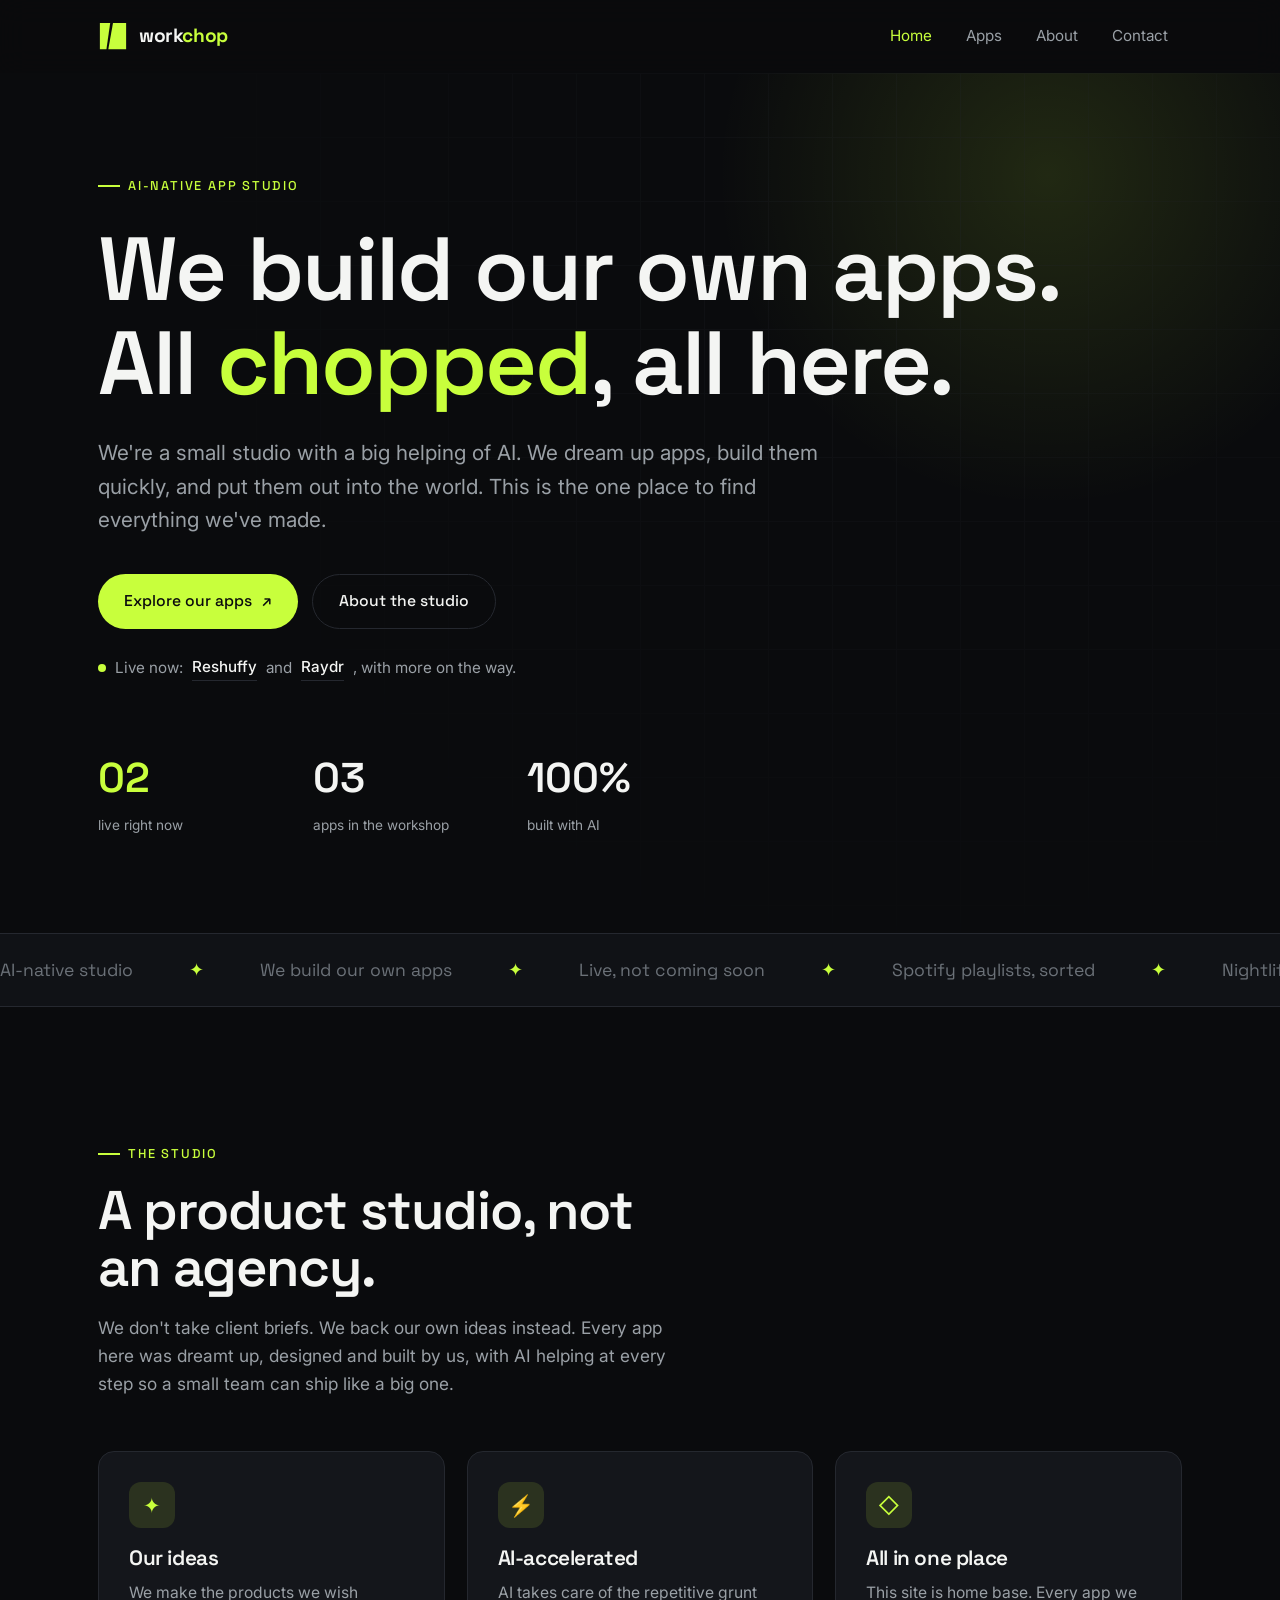
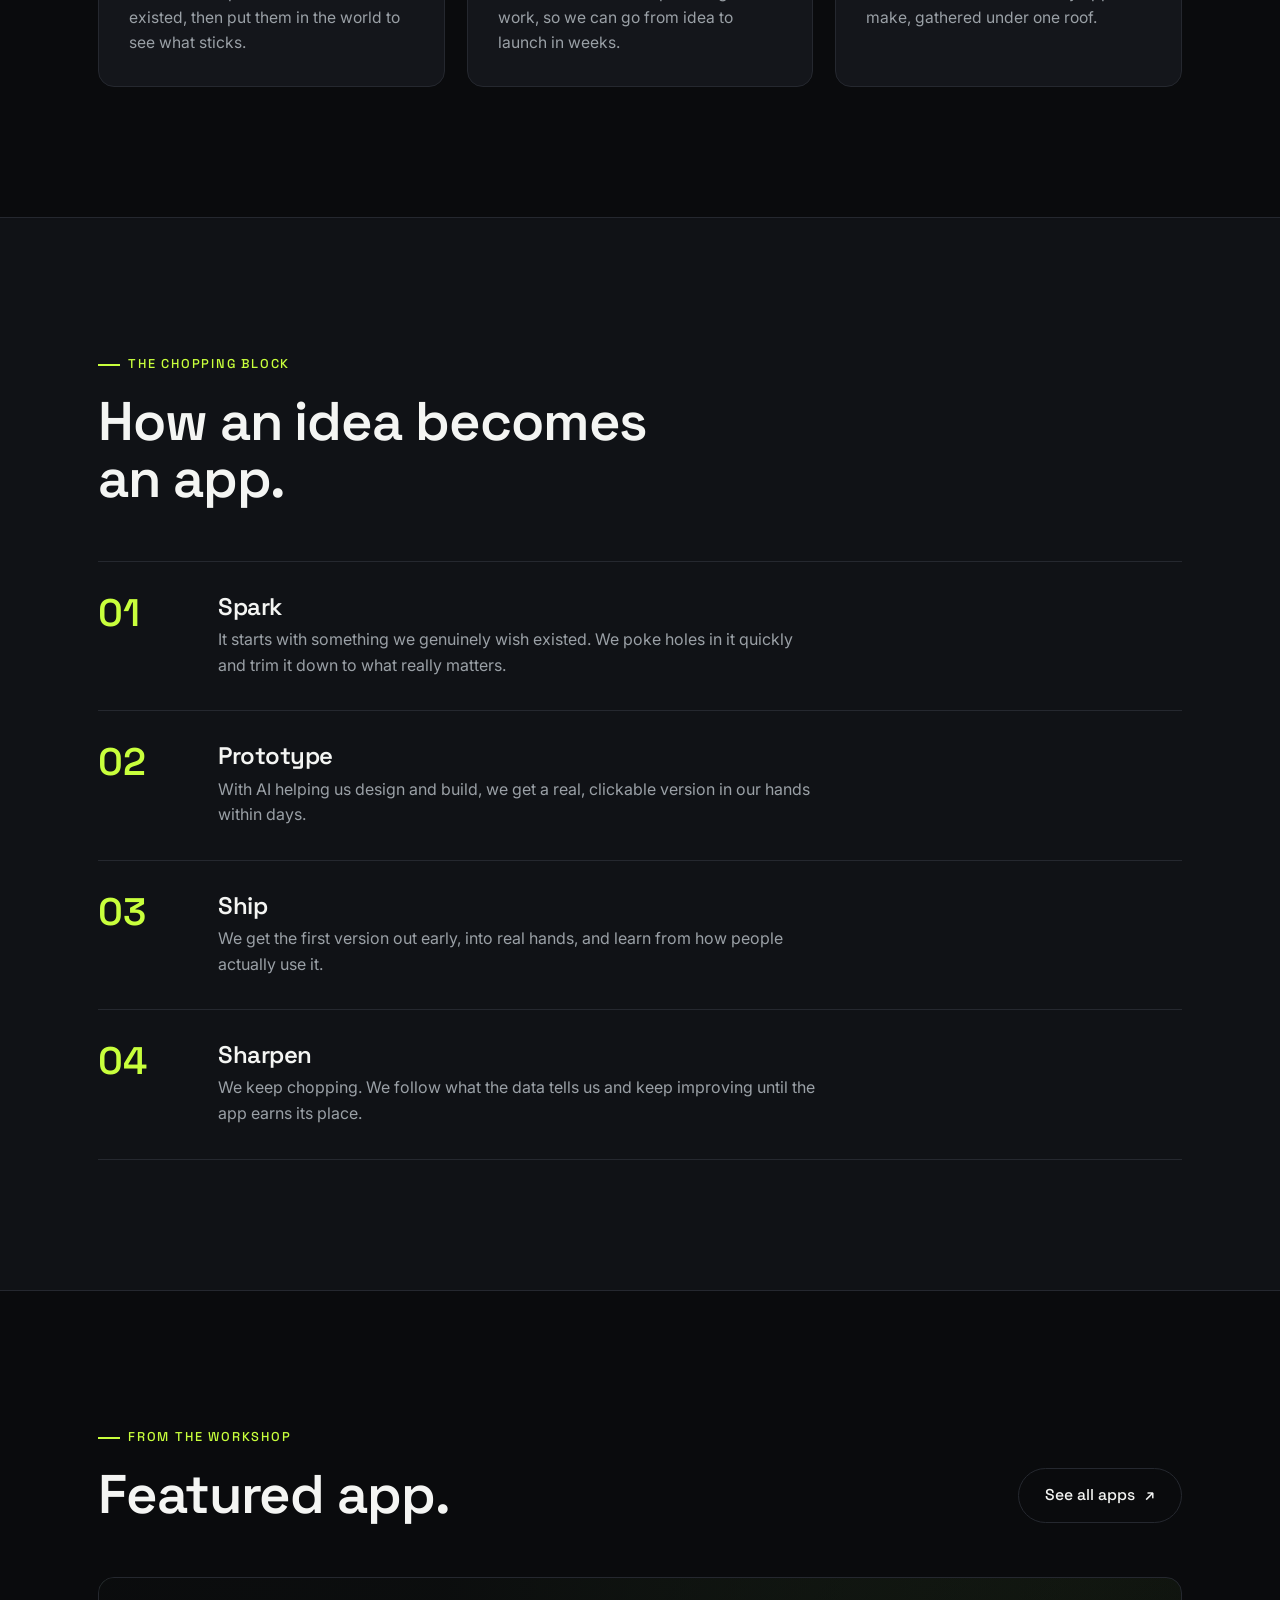
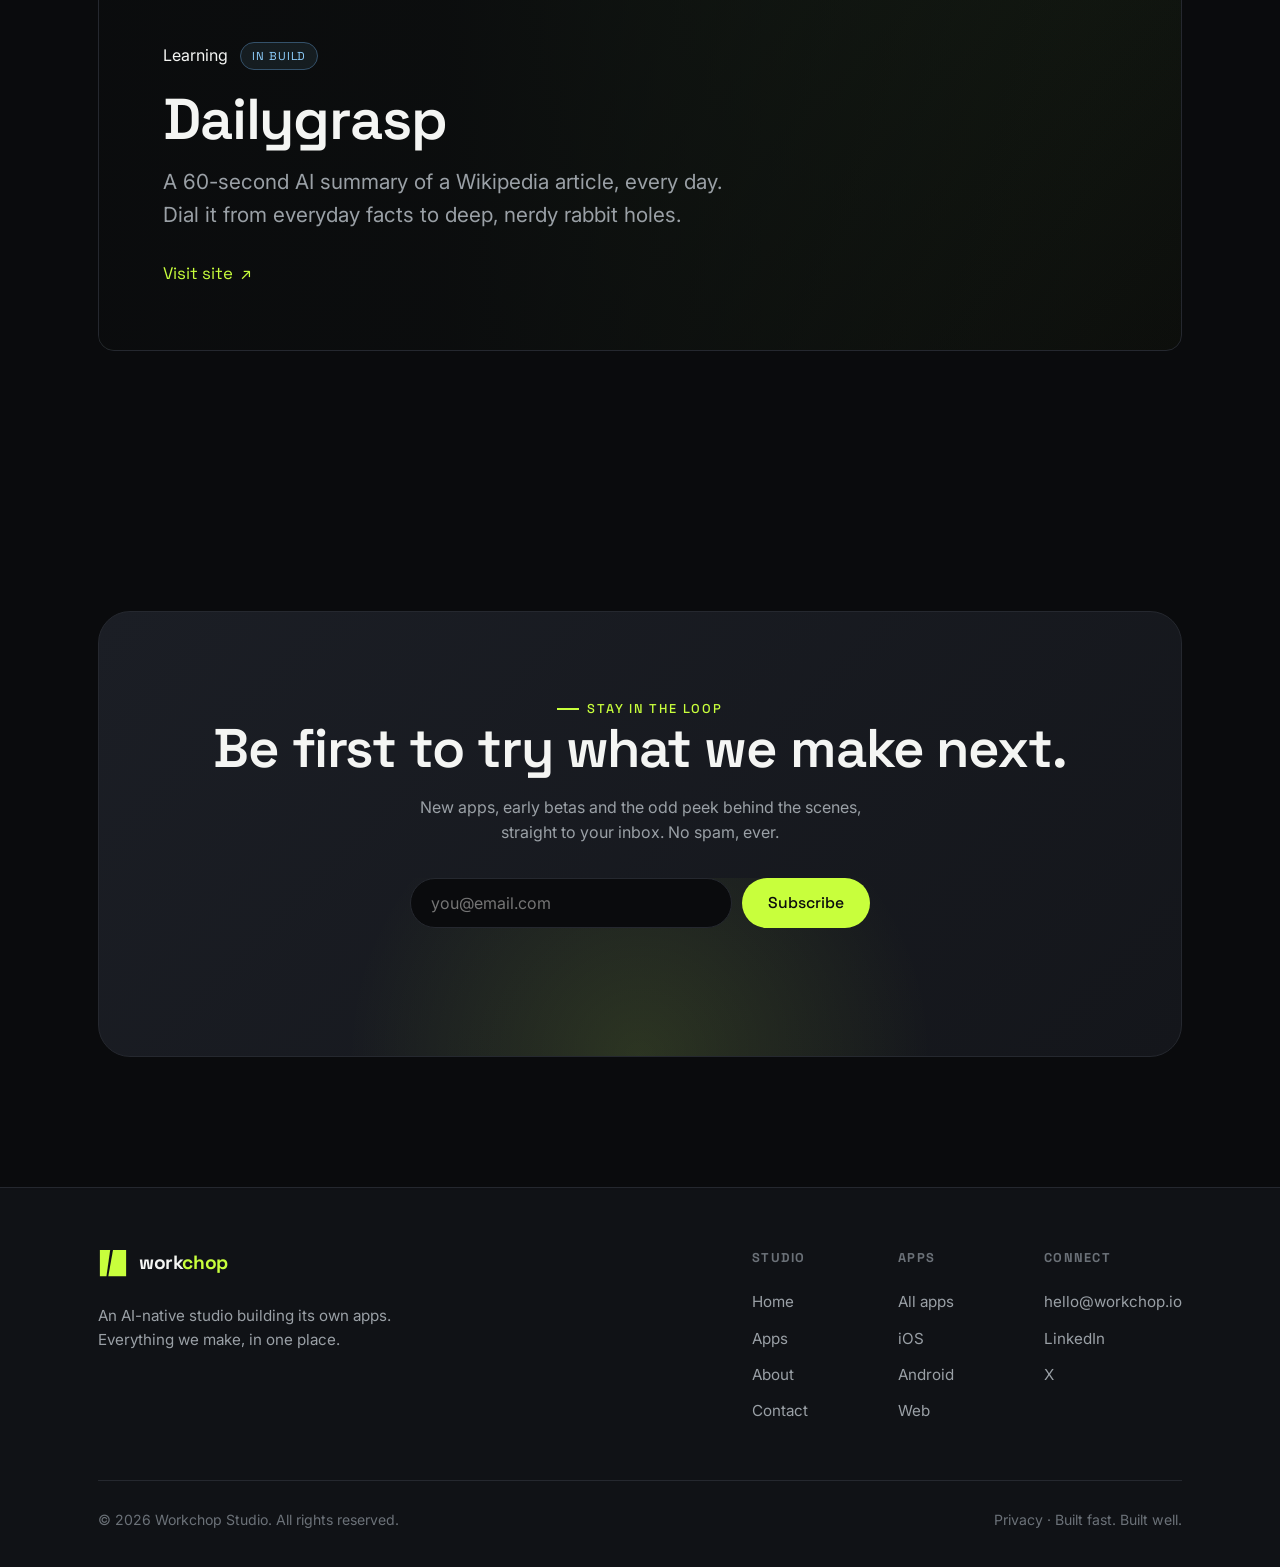
<file: index.html>
<!DOCTYPE html>
<html lang="en">
<head>
  <meta charset="UTF-8" />
  <meta name="viewport" content="width=device-width, initial-scale=1.0" />
  <!-- Google tag (gtag.js) -->
  <script async src="https://www.googletagmanager.com/gtag/js?id=G-XZ5B8D1V6R"></script>
  <script>
    window.dataLayer = window.dataLayer || [];
    function gtag(){dataLayer.push(arguments);}
    gtag('js', new Date());

    gtag('config', 'G-XZ5B8D1V6R');
  </script>
  <title>Workchop · an AI app studio</title>
  <meta name="description" content="Workchop is a small studio that builds its own apps with a lot of help from AI. This is the one place to find everything we make." />
  <link rel="canonical" href="https://workchop.io/" />
  <meta name="robots" content="index, follow" />
  <meta name="author" content="Workchop" />
  <meta name="theme-color" content="#0a0b0d" />

  <!-- Open Graph -->
  <meta property="og:type" content="website" />
  <meta property="og:site_name" content="Workchop" />
  <meta property="og:title" content="Workchop · an AI app studio" />
  <meta property="og:description" content="A small studio that builds its own apps with a lot of help from AI. Everything we make, in one place." />
  <meta property="og:url" content="https://workchop.io/" />
  <meta property="og:image" content="https://workchop.io/og-image.png" />
  <meta property="og:image:width" content="1200" />
  <meta property="og:image:height" content="630" />

  <!-- Twitter -->
  <meta name="twitter:card" content="summary_large_image" />
  <meta name="twitter:title" content="Workchop · an AI app studio" />
  <meta name="twitter:description" content="A small studio that builds its own apps with a lot of help from AI. Everything we make, in one place." />
  <meta name="twitter:image" content="https://workchop.io/og-image.png" />

  <!-- Icons -->
  <link rel="apple-touch-icon" href="/apple-touch-icon.png" />
  <link rel="manifest" href="/site.webmanifest" />

  <link rel="preconnect" href="https://fonts.googleapis.com" />
  <link rel="preconnect" href="https://fonts.gstatic.com" crossorigin />
  <link href="https://fonts.googleapis.com/css2?family=Space+Grotesk:wght@400;500;600;700&family=Inter:wght@400;500;600&display=swap" rel="stylesheet" />
  <link rel="stylesheet" href="/styles.css" />
  <link rel="icon" href="data:image/svg+xml,%3Csvg xmlns='http://www.w3.org/2000/svg' viewBox='0 0 32 32'%3E%3Cpolygon points='2,2 13,2 9,30 2,30' fill='%23c8ff3c'/%3E%3Cpolygon points='16,2 30,2 30,30 11,30' fill='%23c8ff3c'/%3E%3C/svg%3E" />
  <script type="application/ld+json">
  {
    "@context": "https://schema.org",
    "@type": "Organization",
    "name": "Workchop",
    "url": "https://workchop.io/",
    "logo": "https://workchop.io/icon-512.png",
    "image": "https://workchop.io/og-image.png",
    "description": "An AI app studio that builds its own apps.",
    "email": "hello@workchop.io",
    "sameAs": [
      "https://www.linkedin.com/company/workchop-io/",
      "https://x.com/workchopstudio"
    ]
  }
  </script>
</head>
<body>

  <!-- NAV -->
  <header class="nav">
    <div class="wrap nav-inner">
      <a href="/" class="logo" aria-label="Workchop home">
        <span class="mark"><svg viewBox="0 0 32 32" aria-hidden="true"><polygon points="2,2 13,2 9,30 2,30"/><polygon points="16,2 30,2 30,30 11,30"/></svg></span>
        <b>work<span class="chop">chop</span></b>
      </a>
      <nav class="nav-links" aria-label="Primary">
        <a href="/" class="active">Home</a>
        <a href="/apps">Apps</a>
        <a href="/about">About</a>
        <a href="/contact">Contact</a>
      </nav>
      <button class="nav-toggle" aria-label="Toggle menu" aria-expanded="false">
        <span></span><span></span><span></span>
      </button>
    </div>
  </header>

  <!-- HERO -->
  <section class="hero">
    <div class="hero-grid"></div>
    <div class="wrap">
      <span class="eyebrow reveal">AI-native app studio</span>
      <h1 class="h-display reveal">
        We build our own apps.<br />All <span class="chopped">chopped</span>, all here.
      </h1>
      <p class="lead reveal">
        We're a small studio with a big helping of AI. We dream up apps, build them
        quickly, and put them out into the world. This is the one place to find
        everything we've made.
      </p>
      <div class="hero-actions reveal">
        <a href="/apps" class="btn btn-primary">Explore our apps <span class="arrow">↗</span></a>
        <a href="/about" class="btn btn-ghost">About the studio</a>
      </div>
      <p class="hero-live reveal">
        <span class="dot"></span>
        Live now: <a href="https://reshuffy.com?utm_source=workchop&amp;utm_medium=referral&amp;utm_campaign=hero" target="_blank" rel="noopener" data-app-link="Reshuffy" data-placement="hero">Reshuffy</a> and <a href="https://raydr.live/?utm_source=workchop&amp;utm_medium=referral&amp;utm_campaign=hero" target="_blank" rel="noopener" data-app-link="Raydr" data-placement="hero">Raydr</a>, with more on the way.
      </p>
      <div class="hero-stats reveal">
        <div class="stat"><div class="num accent">02</div><div class="lbl">live right now</div></div>
        <div class="stat"><div class="num">03</div><div class="lbl">apps in the workshop</div></div>
        <div class="stat"><div class="num">100%</div><div class="lbl">built with AI</div></div>
      </div>
    </div>
  </section>

  <!-- MARQUEE -->
  <div class="marquee" aria-hidden="true">
    <div class="marquee-track">
      <span>AI-native studio</span><span>We build our own apps</span><span>Live, not coming soon</span><span>Spotify playlists, sorted</span><span>Nightlife, discovered</span><span>Wikipedia in 60 seconds</span><span>Made in-house</span><span>Chopped fast, built well</span>
      <span>AI-native studio</span><span>We build our own apps</span><span>Live, not coming soon</span><span>Spotify playlists, sorted</span><span>Nightlife, discovered</span><span>Wikipedia in 60 seconds</span><span>Made in-house</span><span>Chopped fast, built well</span>
    </div>
  </div>

  <!-- WHO WE ARE -->
  <section class="section">
    <div class="wrap">
      <div class="section-head reveal">
        <span class="eyebrow">The studio</span>
        <h2 class="h-section">A product studio, not an agency.</h2>
        <p>We don't take client briefs. We back our own ideas instead. Every app here was dreamt up, designed and built by us, with AI helping at every step so a small team can ship like a big one.</p>
      </div>
      <div class="grid grid-3">
        <div class="card reveal">
          <div class="ico">✦</div>
          <h3>Our ideas</h3>
          <p>We make the products we wish existed, then put them in the world to see what sticks.</p>
        </div>
        <div class="card reveal">
          <div class="ico">⚡</div>
          <h3>AI-accelerated</h3>
          <p>AI takes care of the repetitive grunt work, so we can go from idea to launch in weeks.</p>
        </div>
        <div class="card reveal">
          <div class="ico">◇</div>
          <h3>All in one place</h3>
          <p>This site is home base. Every app we make, gathered under one roof.</p>
        </div>
      </div>
    </div>
  </section>

  <!-- HOW WE BUILD -->
  <section class="section" style="background:var(--bg-2);border-block:1px solid var(--border)">
    <div class="wrap">
      <div class="section-head reveal">
        <span class="eyebrow">The chopping block</span>
        <h2 class="h-section">How an idea becomes an app.</h2>
      </div>
      <div class="steps">
        <div class="step reveal">
          <div class="step-n">01</div>
          <div><h3>Spark</h3><p>It starts with something we genuinely wish existed. We poke holes in it quickly and trim it down to what really matters.</p></div>
        </div>
        <div class="step reveal">
          <div class="step-n">02</div>
          <div><h3>Prototype</h3><p>With AI helping us design and build, we get a real, clickable version in our hands within days.</p></div>
        </div>
        <div class="step reveal">
          <div class="step-n">03</div>
          <div><h3>Ship</h3><p>We get the first version out early, into real hands, and learn from how people actually use it.</p></div>
        </div>
        <div class="step reveal">
          <div class="step-n">04</div>
          <div><h3>Sharpen</h3><p>We keep chopping. We follow what the data tells us and keep improving until the app earns its place.</p></div>
        </div>
      </div>
    </div>
  </section>

  <!-- FEATURED APPS -->
  <section class="section">
    <div class="wrap">
      <div class="section-head reveal" style="display:flex;justify-content:space-between;align-items:flex-end;flex-wrap:wrap;gap:20px;max-width:none">
        <div>
          <span class="eyebrow">From the workshop</span>
          <h2 class="h-section" style="margin-top:18px">Featured app.</h2>
        </div>
        <a href="/apps" class="btn btn-ghost">See all apps <span class="arrow">↗</span></a>
      </div>
      <a class="spotlight reveal" id="spotlight" href="https://reshuffy.com?utm_source=workchop&amp;utm_medium=referral&amp;utm_campaign=spotlight" target="_blank" rel="noopener" style="background-image:url('https://image.thum.io/get/width/1200/crop/700/noanimate/https://reshuffy.com'), linear-gradient(135deg,#1a2e2a,#0c1210)">
        <div class="spotlight-mark" data-sl="initial" aria-hidden="true">R</div>
        <div class="top"><span class="tag" data-sl="tag">Music</span><span class="status live" data-sl="status">Live</span></div>
        <h3 data-sl="name">Reshuffy</h3>
        <p data-sl="blurb">Clean up your Spotify playlists without the fear. Fix broken tracks, kill duplicates, and reorganise by mood and genre, always with a preview first.</p>
        <span class="applink" data-sl="cta">Visit site <span class="arrow">↗</span></span>
      </a>
    </div>
  </section>

  <!-- CTA / NEWSLETTER -->
  <section class="section">
    <div class="wrap">
      <div class="cta reveal">
        <span class="eyebrow" style="justify-content:center">Stay in the loop</span>
        <h2 class="h-section">Be first to try what we make next.</h2>
        <p>New apps, early betas and the odd peek behind the scenes, straight to your inbox. No spam, ever.</p>
        <form class="subscribe">
          <input type="email" name="email" placeholder="you@email.com" aria-label="Email address" required />
          <button type="submit" class="btn btn-primary">Subscribe</button>
        </form>
        <p class="subscribe-status" role="status" aria-live="polite"></p>
      </div>
    </div>
  </section>

  <!-- FOOTER -->
  <footer class="footer">
    <div class="wrap">
      <div class="footer-top">
        <div class="footer-brand">
          <a href="/" class="logo"><span class="mark"><svg viewBox="0 0 32 32" aria-hidden="true"><polygon points="2,2 13,2 9,30 2,30"/><polygon points="16,2 30,2 30,30 11,30"/></svg></span><b>work<span class="chop">chop</span></b></a>
          <p>An AI-native studio building its own apps. Everything we make, in one place.</p>
        </div>
        <div class="footer-cols">
          <div class="footer-col">
            <h5>Studio</h5>
            <a href="/">Home</a>
            <a href="/apps">Apps</a>
            <a href="/about">About</a>
            <a href="/contact">Contact</a>
          </div>
          <div class="footer-col">
            <h5>Apps</h5>
            <a href="/apps">All apps</a>
            <a href="/apps">iOS</a>
            <a href="/apps">Android</a>
            <a href="/apps">Web</a>
          </div>
          <div class="footer-col">
            <h5>Connect</h5>
            <a href="mailto:hello@workchop.io">hello@workchop.io</a>
            <a href="https://www.linkedin.com/company/workchop-io/" target="_blank" rel="noopener">LinkedIn</a>
            <a href="https://x.com/workchopstudio" target="_blank" rel="noopener">X</a>
          </div>
        </div>
      </div>
      <div class="footer-bottom">
        <span>© <span data-year>2026</span> Workchop Studio. All rights reserved.</span>
        <span><a href="/privacy">Privacy</a> · Built fast. Built well.</span>
      </div>
    </div>
  </footer>

  <script src="/apps.js"></script>
  <script src="/script.js"></script>
</body>
</html>
</file>
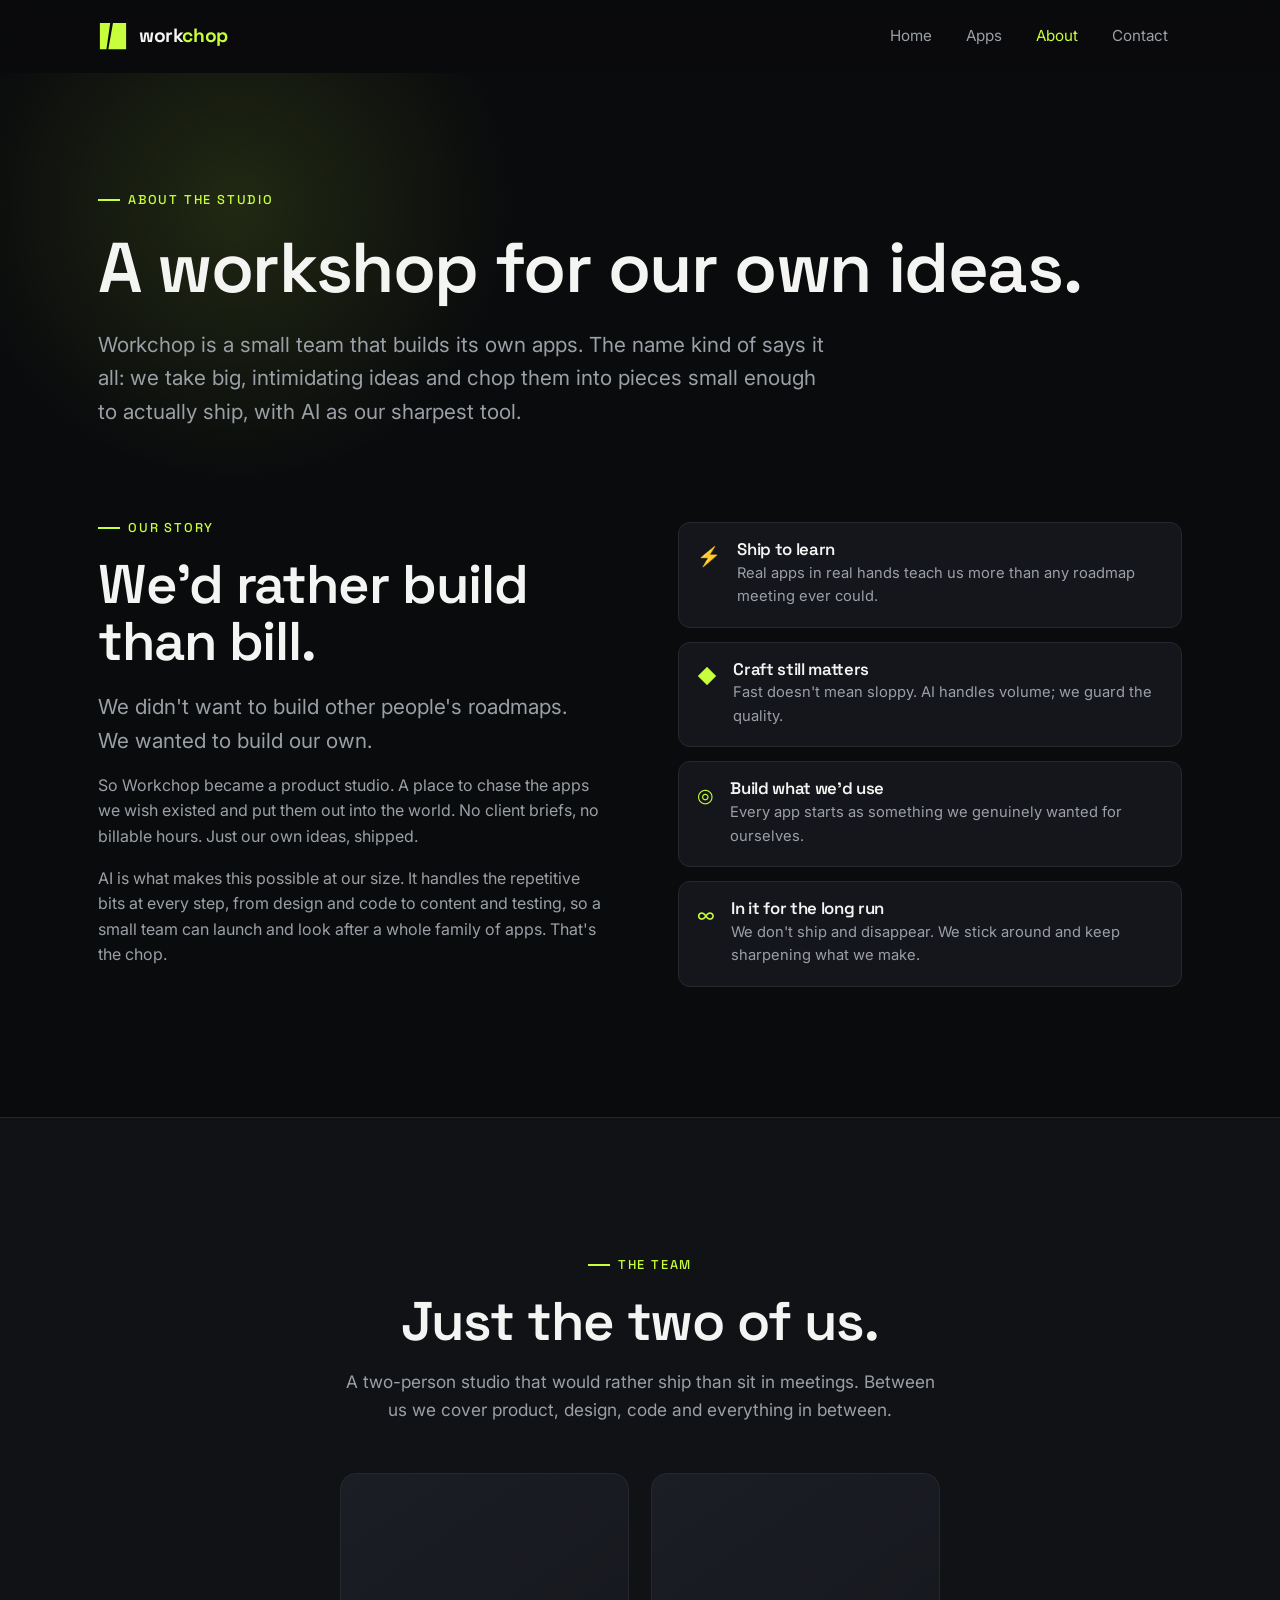
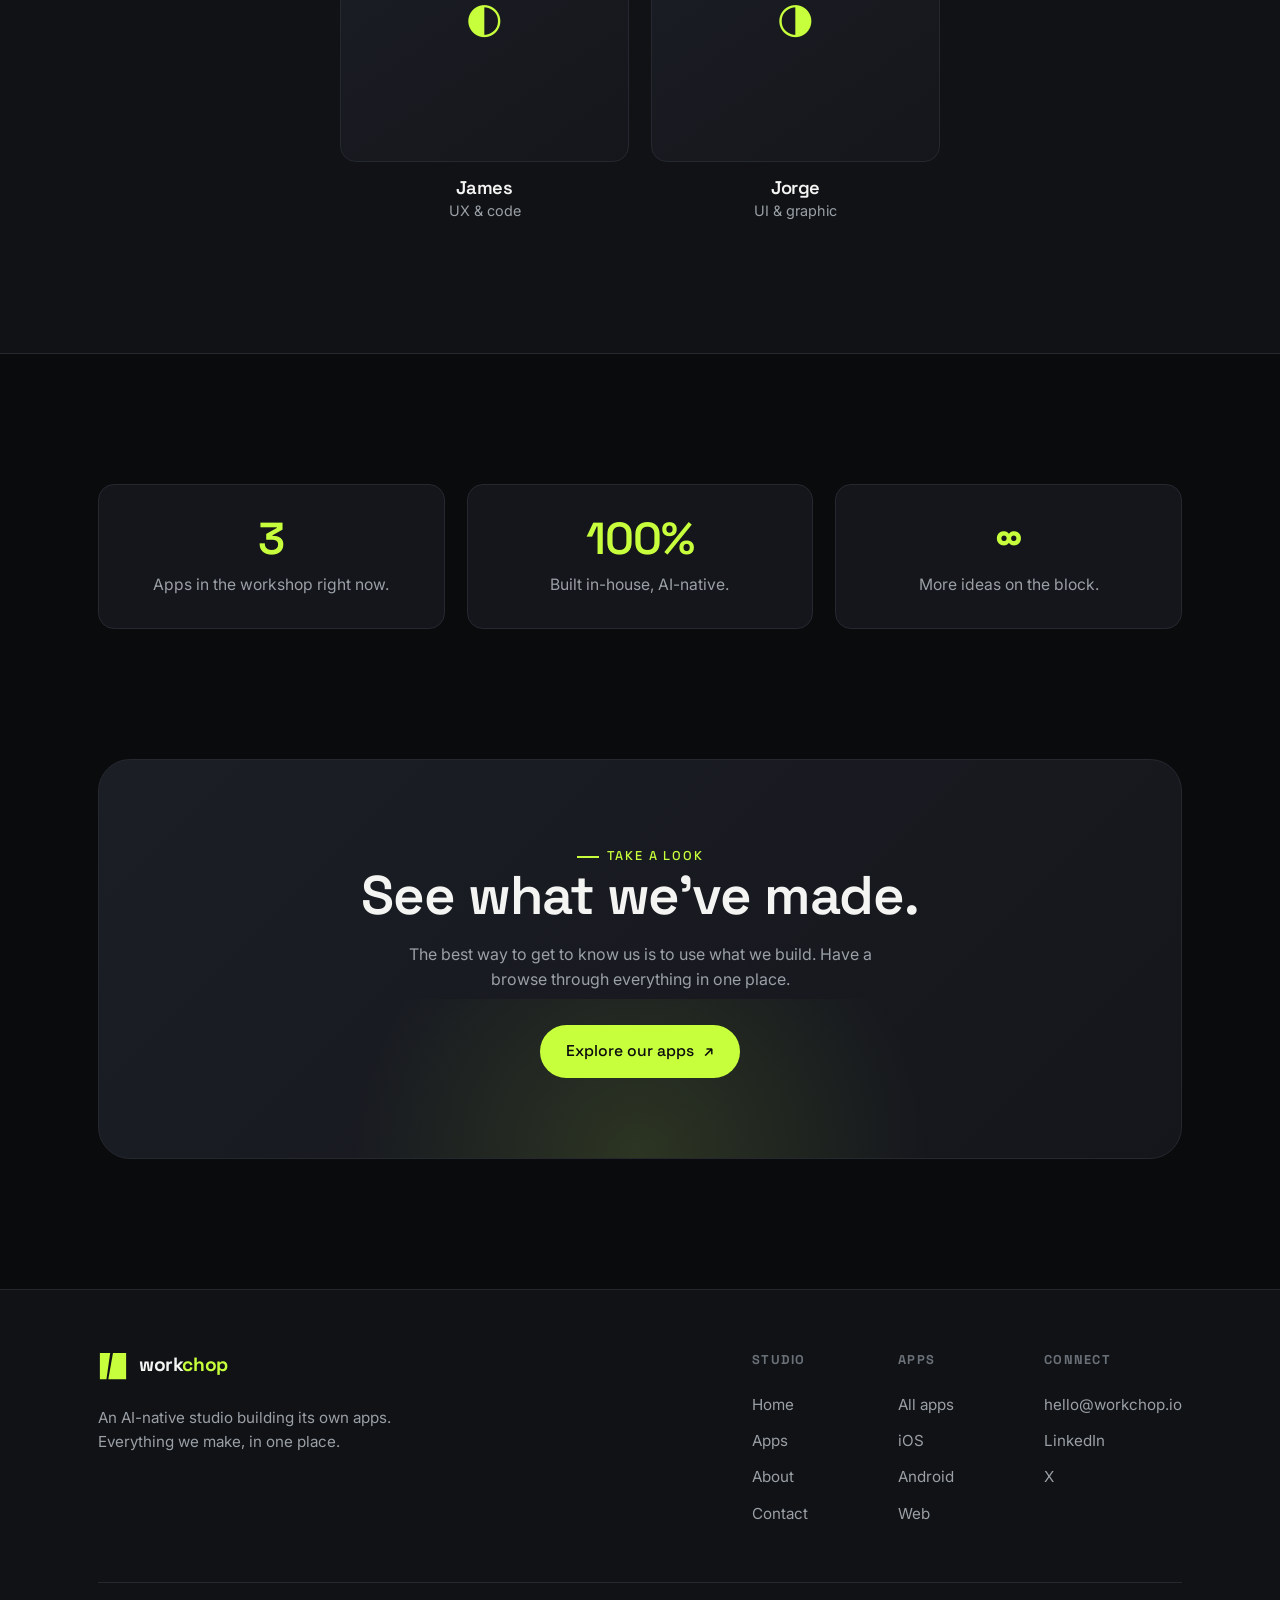
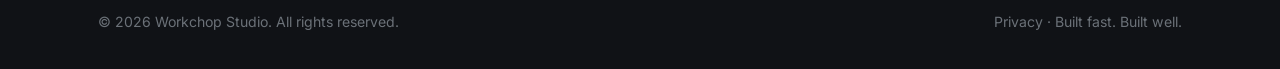
<file: about.html>
<!DOCTYPE html>
<html lang="en">
<head>
  <meta charset="UTF-8" />
  <meta name="viewport" content="width=device-width, initial-scale=1.0" />
  <!-- Google tag (gtag.js) -->
  <script async src="https://www.googletagmanager.com/gtag/js?id=G-XZ5B8D1V6R"></script>
  <script>
    window.dataLayer = window.dataLayer || [];
    function gtag(){dataLayer.push(arguments);}
    gtag('js', new Date());

    gtag('config', 'G-XZ5B8D1V6R');
  </script>
  <title>About · Workchop</title>
  <meta name="description" content="Workchop is a small, AI-native studio that builds and ships its own apps. Here's who we are and how we work." />
  <link rel="canonical" href="https://workchop.io/about" />
  <meta name="robots" content="index, follow" />
  <meta name="author" content="Workchop" />
  <meta name="theme-color" content="#0a0b0d" />

  <!-- Open Graph -->
  <meta property="og:type" content="website" />
  <meta property="og:site_name" content="Workchop" />
  <meta property="og:title" content="About · Workchop" />
  <meta property="og:description" content="A small, AI-native studio that builds and ships its own apps. Here's who we are and how we work." />
  <meta property="og:url" content="https://workchop.io/about" />
  <meta property="og:image" content="https://workchop.io/og-image.png" />
  <meta property="og:image:width" content="1200" />
  <meta property="og:image:height" content="630" />

  <!-- Twitter -->
  <meta name="twitter:card" content="summary_large_image" />
  <meta name="twitter:title" content="About · Workchop" />
  <meta name="twitter:description" content="A small, AI-native studio that builds and ships its own apps. Here's who we are and how we work." />
  <meta name="twitter:image" content="https://workchop.io/og-image.png" />

  <!-- Icons -->
  <link rel="apple-touch-icon" href="/apple-touch-icon.png" />
  <link rel="manifest" href="/site.webmanifest" />

  <link rel="preconnect" href="https://fonts.googleapis.com" />
  <link rel="preconnect" href="https://fonts.gstatic.com" crossorigin />
  <link href="https://fonts.googleapis.com/css2?family=Space+Grotesk:wght@400;500;600;700&family=Inter:wght@400;500;600&display=swap" rel="stylesheet" />
  <link rel="stylesheet" href="/styles.css" />
  <link rel="icon" href="data:image/svg+xml,%3Csvg xmlns='http://www.w3.org/2000/svg' viewBox='0 0 32 32'%3E%3Cpolygon points='2,2 13,2 9,30 2,30' fill='%23c8ff3c'/%3E%3Cpolygon points='16,2 30,2 30,30 11,30' fill='%23c8ff3c'/%3E%3C/svg%3E" />
</head>
<body>

  <header class="nav">
    <div class="wrap nav-inner">
      <a href="/" class="logo" aria-label="Workchop home">
        <span class="mark"><svg viewBox="0 0 32 32" aria-hidden="true"><polygon points="2,2 13,2 9,30 2,30"/><polygon points="16,2 30,2 30,30 11,30"/></svg></span>
        <b>work<span class="chop">chop</span></b>
      </a>
      <nav class="nav-links" aria-label="Primary">
        <a href="/">Home</a>
        <a href="/apps">Apps</a>
        <a href="/about" class="active">About</a>
        <a href="/contact">Contact</a>
      </nav>
      <button class="nav-toggle" aria-label="Toggle menu" aria-expanded="false">
        <span></span><span></span><span></span>
      </button>
    </div>
  </header>

  <!-- PAGE HEAD -->
  <section class="page-head">
    <div class="wrap">
      <span class="eyebrow reveal">About the studio</span>
      <h1 class="reveal">A workshop for our own ideas.</h1>
      <p class="lead reveal">Workchop is a small team that builds its own apps. The name kind of says it all: we take big, intimidating ideas and chop them into pieces small enough to actually ship, with AI as our sharpest tool.</p>
    </div>
  </section>

  <!-- STORY -->
  <section class="section" style="padding-top:0">
    <div class="wrap">
      <div class="split">
        <div class="reveal">
          <span class="eyebrow">Our story</span>
          <h2 class="h-section" style="margin-top:18px;margin-bottom:20px">We'd rather build than bill.</h2>
          <p class="lead" style="color:var(--muted);margin-bottom:16px">We didn't want to build other people's roadmaps. We wanted to build our own.</p>
          <p style="color:var(--muted);margin-bottom:16px">So Workchop became a product studio. A place to chase the apps we wish existed and put them out into the world. No client briefs, no billable hours. Just our own ideas, shipped.</p>
          <p style="color:var(--muted)">AI is what makes this possible at our size. It handles the repetitive bits at every step, from design and code to content and testing, so a small team can launch and look after a whole family of apps. That's the chop.</p>
        </div>
        <div class="reveal">
          <div class="values">
            <div class="value"><div class="v-ico">⚡</div><div><h4>Ship to learn</h4><p>Real apps in real hands teach us more than any roadmap meeting ever could.</p></div></div>
            <div class="value"><div class="v-ico">◆</div><div><h4>Craft still matters</h4><p>Fast doesn't mean sloppy. AI handles volume; we guard the quality.</p></div></div>
            <div class="value"><div class="v-ico">◎</div><div><h4>Build what we'd use</h4><p>Every app starts as something we genuinely wanted for ourselves.</p></div></div>
            <div class="value"><div class="v-ico">∞</div><div><h4>In it for the long run</h4><p>We don't ship and disappear. We stick around and keep sharpening what we make.</p></div></div>
          </div>
        </div>
      </div>
    </div>
  </section>

  <!-- TEAM -->
  <section class="section" style="background:var(--bg-2);border-block:1px solid var(--border)">
    <div class="wrap">
      <div class="section-head reveal" style="text-align:center;margin:0 auto 50px">
        <span class="eyebrow" style="justify-content:center">The team</span>
        <h2 class="h-section" style="margin-top:18px">Just the two of us.</h2>
        <p style="margin-left:auto;margin-right:auto">A two-person studio that would rather ship than sit in meetings. Between us we cover product, design, code and everything in between.</p>
      </div>
      <div class="team-grid">
        <div class="member reveal"><div class="avatar">◐</div><h4>James</h4><span>UX &amp; code</span></div>
        <div class="member reveal"><div class="avatar">◑</div><h4>Jorge</h4><span>UI &amp; graphic</span></div>
      </div>
    </div>
  </section>

  <!-- STATS -->
  <section class="section">
    <div class="wrap">
      <div class="grid grid-3">
        <div class="card reveal" style="text-align:center"><h3 class="accent" style="font-size:2.8rem">3</h3><p>Apps in the workshop right now.</p></div>
        <div class="card reveal" style="text-align:center"><h3 class="accent" style="font-size:2.8rem">100%</h3><p>Built in-house, AI-native.</p></div>
        <div class="card reveal" style="text-align:center"><h3 class="accent" style="font-size:2.8rem">∞</h3><p>More ideas on the block.</p></div>
      </div>
    </div>
  </section>

  <!-- CTA -->
  <section class="section" style="padding-top:0">
    <div class="wrap">
      <div class="cta reveal">
        <span class="eyebrow" style="justify-content:center">Take a look</span>
        <h2 class="h-section">See what we've made.</h2>
        <p>The best way to get to know us is to use what we build. Have a browse through everything in one place.</p>
        <a href="/apps" class="btn btn-primary">Explore our apps <span class="arrow">↗</span></a>
      </div>
    </div>
  </section>

  <footer class="footer">
    <div class="wrap">
      <div class="footer-top">
        <div class="footer-brand">
          <a href="/" class="logo"><span class="mark"><svg viewBox="0 0 32 32" aria-hidden="true"><polygon points="2,2 13,2 9,30 2,30"/><polygon points="16,2 30,2 30,30 11,30"/></svg></span><b>work<span class="chop">chop</span></b></a>
          <p>An AI-native studio building its own apps. Everything we make, in one place.</p>
        </div>
        <div class="footer-cols">
          <div class="footer-col">
            <h5>Studio</h5>
            <a href="/">Home</a>
            <a href="/apps">Apps</a>
            <a href="/about">About</a>
            <a href="/contact">Contact</a>
          </div>
          <div class="footer-col">
            <h5>Apps</h5>
            <a href="/apps">All apps</a>
            <a href="/apps">iOS</a>
            <a href="/apps">Android</a>
            <a href="/apps">Web</a>
          </div>
          <div class="footer-col">
            <h5>Connect</h5>
            <a href="mailto:hello@workchop.io">hello@workchop.io</a>
            <a href="https://www.linkedin.com/company/workchop-io/" target="_blank" rel="noopener">LinkedIn</a>
            <a href="https://x.com/workchopstudio" target="_blank" rel="noopener">X</a>
          </div>
        </div>
      </div>
      <div class="footer-bottom">
        <span>© <span data-year>2026</span> Workchop Studio. All rights reserved.</span>
        <span><a href="/privacy">Privacy</a> · Built fast. Built well.</span>
      </div>
    </div>
  </footer>

  <script src="/script.js"></script>
</body>
</html>
</file>
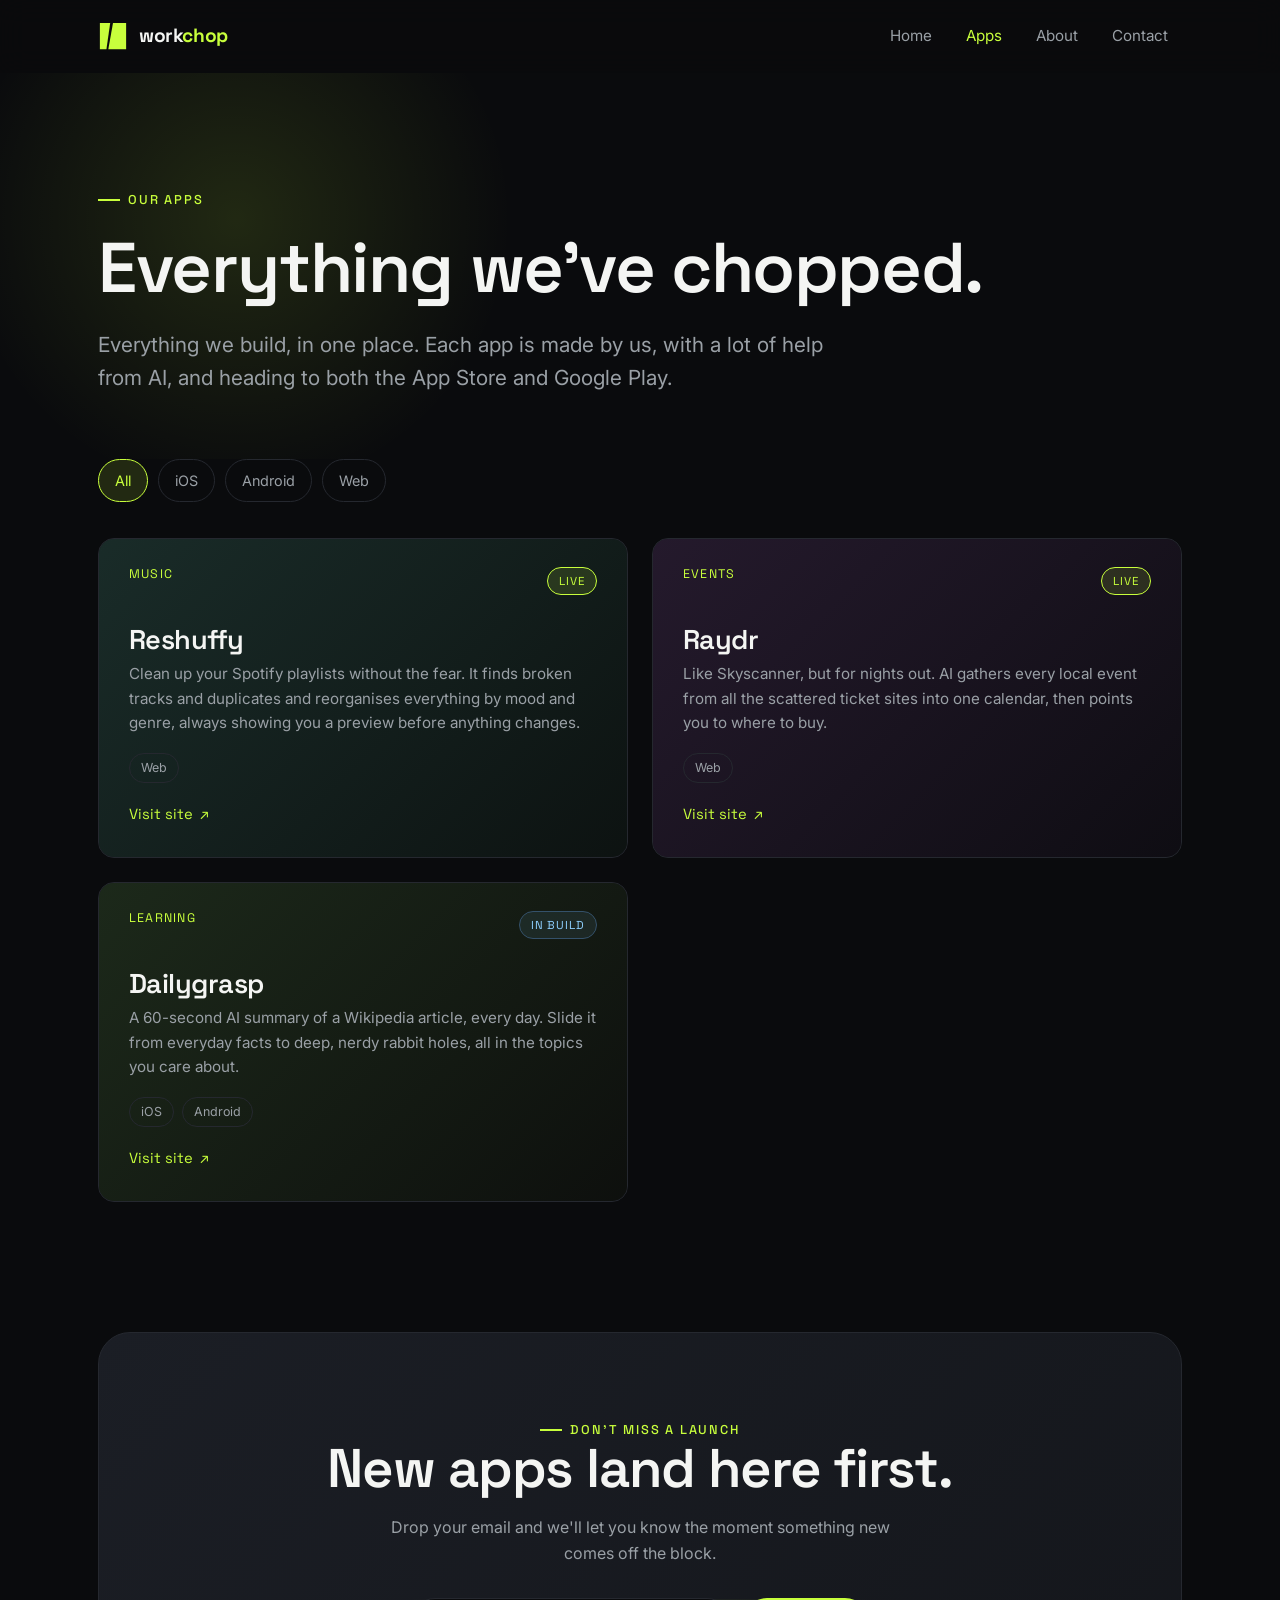
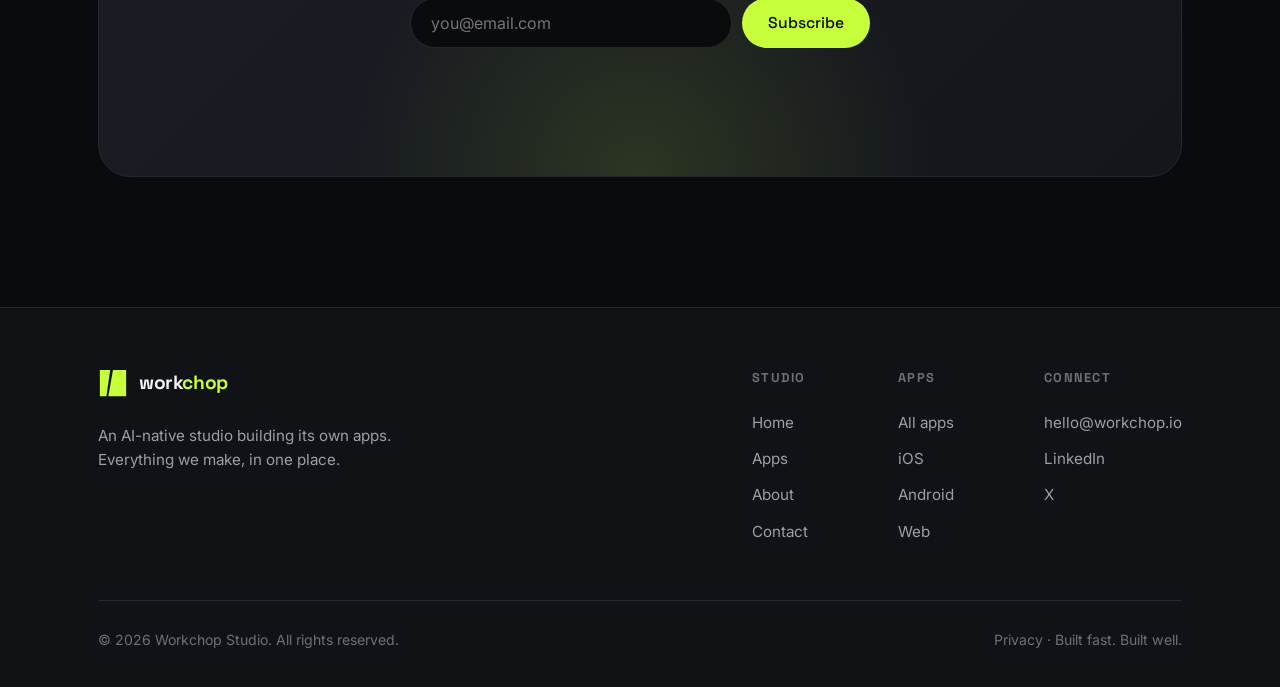
<file: apps.html>
<!DOCTYPE html>
<html lang="en">
<head>
  <meta charset="UTF-8" />
  <meta name="viewport" content="width=device-width, initial-scale=1.0" />
  <!-- Google tag (gtag.js) -->
  <script async src="https://www.googletagmanager.com/gtag/js?id=G-XZ5B8D1V6R"></script>
  <script>
    window.dataLayer = window.dataLayer || [];
    function gtag(){dataLayer.push(arguments);}
    gtag('js', new Date());

    gtag('config', 'G-XZ5B8D1V6R');
  </script>
  <title>Apps · Workchop</title>
  <meta name="description" content="Every app Workchop builds, in one place. Made by us with the help of AI, and heading to both the App Store and Google Play." />
  <link rel="canonical" href="https://workchop.io/apps" />
  <meta name="robots" content="index, follow" />
  <meta name="author" content="Workchop" />
  <meta name="theme-color" content="#0a0b0d" />

  <!-- Open Graph -->
  <meta property="og:type" content="website" />
  <meta property="og:site_name" content="Workchop" />
  <meta property="og:title" content="Apps · Workchop" />
  <meta property="og:description" content="Every app Workchop builds, in one place. Heading to both the App Store and Google Play." />
  <meta property="og:url" content="https://workchop.io/apps" />
  <meta property="og:image" content="https://workchop.io/og-image.png" />
  <meta property="og:image:width" content="1200" />
  <meta property="og:image:height" content="630" />

  <!-- Twitter -->
  <meta name="twitter:card" content="summary_large_image" />
  <meta name="twitter:title" content="Apps · Workchop" />
  <meta name="twitter:description" content="Every app Workchop builds, in one place. Heading to both the App Store and Google Play." />
  <meta name="twitter:image" content="https://workchop.io/og-image.png" />

  <!-- Icons -->
  <link rel="apple-touch-icon" href="/apple-touch-icon.png" />
  <link rel="manifest" href="/site.webmanifest" />

  <link rel="preconnect" href="https://fonts.googleapis.com" />
  <link rel="preconnect" href="https://fonts.gstatic.com" crossorigin />
  <link href="https://fonts.googleapis.com/css2?family=Space+Grotesk:wght@400;500;600;700&family=Inter:wght@400;500;600&display=swap" rel="stylesheet" />
  <link rel="stylesheet" href="/styles.css" />
  <link rel="icon" href="data:image/svg+xml,%3Csvg xmlns='http://www.w3.org/2000/svg' viewBox='0 0 32 32'%3E%3Cpolygon points='2,2 13,2 9,30 2,30' fill='%23c8ff3c'/%3E%3Cpolygon points='16,2 30,2 30,30 11,30' fill='%23c8ff3c'/%3E%3C/svg%3E" />
</head>
<body>

  <header class="nav">
    <div class="wrap nav-inner">
      <a href="/" class="logo" aria-label="Workchop home">
        <span class="mark"><svg viewBox="0 0 32 32" aria-hidden="true"><polygon points="2,2 13,2 9,30 2,30"/><polygon points="16,2 30,2 30,30 11,30"/></svg></span>
        <b>work<span class="chop">chop</span></b>
      </a>
      <nav class="nav-links" aria-label="Primary">
        <a href="/">Home</a>
        <a href="/apps" class="active">Apps</a>
        <a href="/about">About</a>
        <a href="/contact">Contact</a>
      </nav>
      <button class="nav-toggle" aria-label="Toggle menu" aria-expanded="false">
        <span></span><span></span><span></span>
      </button>
    </div>
  </header>

  <!-- PAGE HEAD -->
  <section class="page-head">
    <div class="wrap">
      <span class="eyebrow reveal">Our apps</span>
      <h1 class="reveal">Everything we've chopped.</h1>
      <p class="lead reveal">Everything we build, in one place. Each app is made by us, with a lot of help from AI, and heading to both the App Store and Google Play.</p>
    </div>
  </section>

  <!-- APPS -->
  <section class="section" style="padding-top:0">
    <div class="wrap">
      <div class="filters reveal" role="tablist" aria-label="Filter apps by platform">
        <span class="chip selected" data-filter="all">All</span>
        <span class="chip" data-filter="ios">iOS</span>
        <span class="chip" data-filter="android">Android</span>
        <span class="chip" data-filter="web">Web</span>
      </div>

      <div class="work-grid" data-apps-grid>
        <noscript><p style="color:var(--muted)">Our apps include Reshuffy, Raydr and Dailygrasp. Enable JavaScript to see them all.</p></noscript>
      </div>
    </div>
  </section>

  <!-- CTA -->
  <section class="section" style="padding-top:0">
    <div class="wrap">
      <div class="cta reveal">
        <span class="eyebrow" style="justify-content:center">Don't miss a launch</span>
        <h2 class="h-section">New apps land here first.</h2>
        <p>Drop your email and we'll let you know the moment something new comes off the block.</p>
        <form class="subscribe">
          <input type="email" name="email" placeholder="you@email.com" aria-label="Email address" required />
          <button type="submit" class="btn btn-primary">Subscribe</button>
        </form>
        <p class="subscribe-status" role="status" aria-live="polite"></p>
      </div>
    </div>
  </section>

  <footer class="footer">
    <div class="wrap">
      <div class="footer-top">
        <div class="footer-brand">
          <a href="/" class="logo"><span class="mark"><svg viewBox="0 0 32 32" aria-hidden="true"><polygon points="2,2 13,2 9,30 2,30"/><polygon points="16,2 30,2 30,30 11,30"/></svg></span><b>work<span class="chop">chop</span></b></a>
          <p>An AI-native studio building its own apps. Everything we make, in one place.</p>
        </div>
        <div class="footer-cols">
          <div class="footer-col">
            <h5>Studio</h5>
            <a href="/">Home</a>
            <a href="/apps">Apps</a>
            <a href="/about">About</a>
            <a href="/contact">Contact</a>
          </div>
          <div class="footer-col">
            <h5>Apps</h5>
            <a href="/apps">All apps</a>
            <a href="/apps">iOS</a>
            <a href="/apps">Android</a>
            <a href="/apps">Web</a>
          </div>
          <div class="footer-col">
            <h5>Connect</h5>
            <a href="mailto:hello@workchop.io">hello@workchop.io</a>
            <a href="https://www.linkedin.com/company/workchop-io/" target="_blank" rel="noopener">LinkedIn</a>
            <a href="https://x.com/workchopstudio" target="_blank" rel="noopener">X</a>
          </div>
        </div>
      </div>
      <div class="footer-bottom">
        <span>© <span data-year>2026</span> Workchop Studio. All rights reserved.</span>
        <span><a href="/privacy">Privacy</a> · Built fast. Built well.</span>
      </div>
    </div>
  </footer>

  <script src="/apps.js"></script>
  <script src="/script.js"></script>
</body>
</html>
</file>
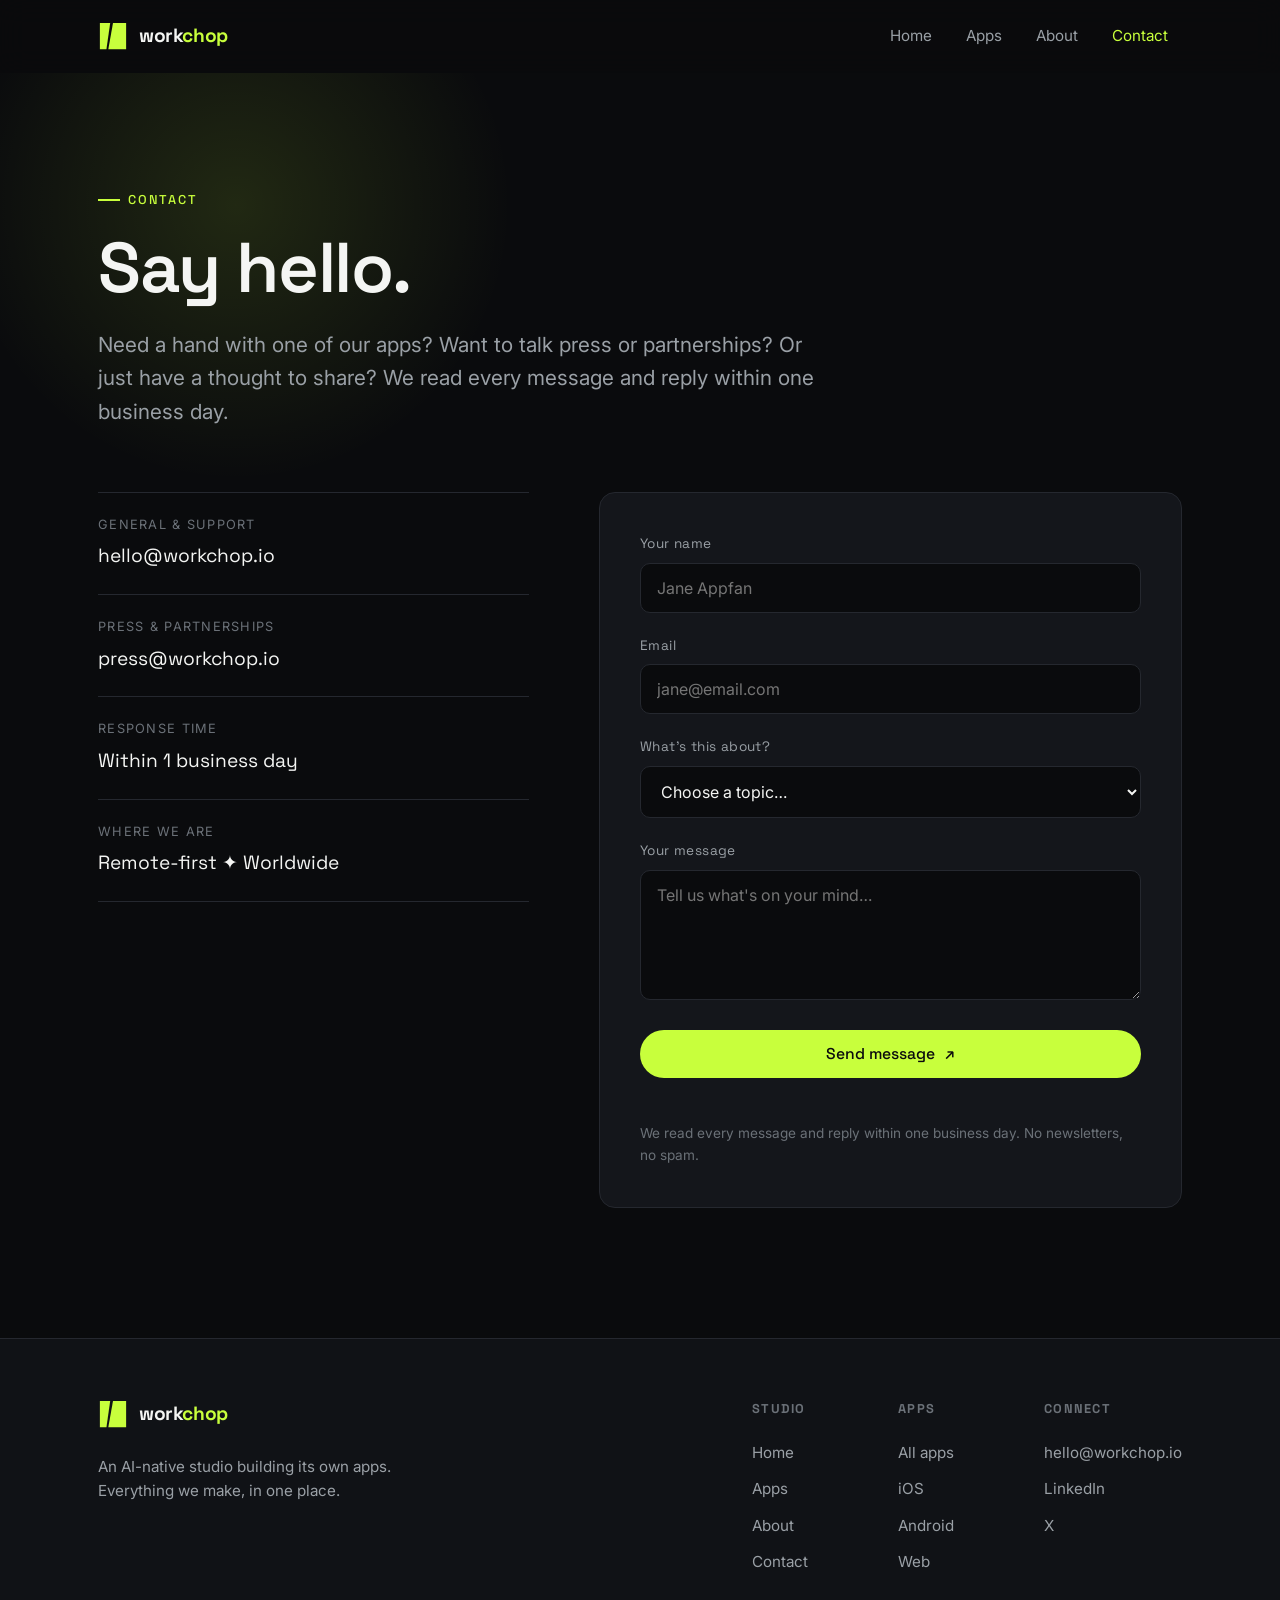
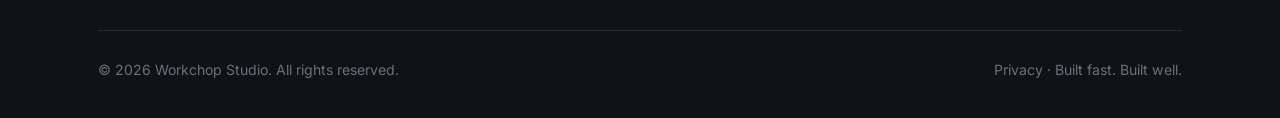
<file: contact.html>
<!DOCTYPE html>
<html lang="en">
<head>
  <meta charset="UTF-8" />
  <meta name="viewport" content="width=device-width, initial-scale=1.0" />
  <!-- Google tag (gtag.js) -->
  <script async src="https://www.googletagmanager.com/gtag/js?id=G-XZ5B8D1V6R"></script>
  <script>
    window.dataLayer = window.dataLayer || [];
    function gtag(){dataLayer.push(arguments);}
    gtag('js', new Date());

    gtag('config', 'G-XZ5B8D1V6R');
  </script>
  <title>Contact · Workchop</title>
  <meta name="description" content="Get in touch with Workchop for help with our apps, press, partnerships, or just to say hello." />
  <link rel="canonical" href="https://workchop.io/contact" />
  <meta name="robots" content="index, follow" />
  <meta name="author" content="Workchop" />
  <meta name="theme-color" content="#0a0b0d" />

  <!-- Open Graph -->
  <meta property="og:type" content="website" />
  <meta property="og:site_name" content="Workchop" />
  <meta property="og:title" content="Contact · Workchop" />
  <meta property="og:description" content="Get in touch with Workchop for help with our apps, press, partnerships, or just to say hello." />
  <meta property="og:url" content="https://workchop.io/contact" />
  <meta property="og:image" content="https://workchop.io/og-image.png" />
  <meta property="og:image:width" content="1200" />
  <meta property="og:image:height" content="630" />

  <!-- Twitter -->
  <meta name="twitter:card" content="summary_large_image" />
  <meta name="twitter:title" content="Contact · Workchop" />
  <meta name="twitter:description" content="Get in touch with Workchop for help with our apps, press, partnerships, or just to say hello." />
  <meta name="twitter:image" content="https://workchop.io/og-image.png" />

  <!-- Icons -->
  <link rel="apple-touch-icon" href="/apple-touch-icon.png" />
  <link rel="manifest" href="/site.webmanifest" />

  <link rel="preconnect" href="https://fonts.googleapis.com" />
  <link rel="preconnect" href="https://fonts.gstatic.com" crossorigin />
  <link href="https://fonts.googleapis.com/css2?family=Space+Grotesk:wght@400;500;600;700&family=Inter:wght@400;500;600&display=swap" rel="stylesheet" />
  <link rel="stylesheet" href="/styles.css" />
  <link rel="icon" href="data:image/svg+xml,%3Csvg xmlns='http://www.w3.org/2000/svg' viewBox='0 0 32 32'%3E%3Cpolygon points='2,2 13,2 9,30 2,30' fill='%23c8ff3c'/%3E%3Cpolygon points='16,2 30,2 30,30 11,30' fill='%23c8ff3c'/%3E%3C/svg%3E" />
</head>
<body>

  <header class="nav">
    <div class="wrap nav-inner">
      <a href="/" class="logo" aria-label="Workchop home">
        <span class="mark"><svg viewBox="0 0 32 32" aria-hidden="true"><polygon points="2,2 13,2 9,30 2,30"/><polygon points="16,2 30,2 30,30 11,30"/></svg></span>
        <b>work<span class="chop">chop</span></b>
      </a>
      <nav class="nav-links" aria-label="Primary">
        <a href="/">Home</a>
        <a href="/apps">Apps</a>
        <a href="/about">About</a>
        <a href="/contact" class="active">Contact</a>
      </nav>
      <button class="nav-toggle" aria-label="Toggle menu" aria-expanded="false">
        <span></span><span></span><span></span>
      </button>
    </div>
  </header>

  <!-- PAGE HEAD -->
  <section class="page-head">
    <div class="wrap">
      <span class="eyebrow reveal">Contact</span>
      <h1 class="reveal">Say hello.</h1>
      <p class="lead reveal">Need a hand with one of our apps? Want to talk press or partnerships? Or just have a thought to share? We read every message and reply within one business day.</p>
    </div>
  </section>

  <!-- CONTACT -->
  <section class="section" style="padding-top:0">
    <div class="wrap">
      <div class="contact-grid">
        <!-- info -->
        <div class="contact-info reveal">
          <div class="channel">
            <div class="lbl">General &amp; support</div>
            <a href="mailto:hello@workchop.io">hello@workchop.io</a>
          </div>
          <div class="channel">
            <div class="lbl">Press &amp; partnerships</div>
            <a href="mailto:press@workchop.io">press@workchop.io</a>
          </div>
          <div class="channel">
            <div class="lbl">Response time</div>
            <p>Within 1 business day</p>
          </div>
          <div class="channel">
            <div class="lbl">Where we are</div>
            <p>Remote-first ✦ Worldwide</p>
          </div>
        </div>

        <!-- form -->
        <form class="form reveal" novalidate>
          <!-- Web3Forms hidden fields -->
          <input type="hidden" name="subject" value="New message from the Workchop website" />
          <input type="hidden" name="from_name" value="Workchop website" />
          <input type="checkbox" name="botcheck" tabindex="-1" autocomplete="off" style="display:none" aria-hidden="true" />

          <div class="field">
            <label for="name">Your name</label>
            <input id="name" name="name" type="text" placeholder="Jane Appfan" required />
          </div>
          <div class="field">
            <label for="email">Email</label>
            <input id="email" name="email" type="email" placeholder="jane@email.com" required />
          </div>
          <div class="field">
            <label for="topic">What's this about?</label>
            <select id="topic" name="topic">
              <option value="">Choose a topic…</option>
              <option>App support / a bug</option>
              <option>Feedback or an idea</option>
              <option>Press</option>
              <option>Partnership</option>
              <option>Careers</option>
              <option>Just saying hi</option>
            </select>
          </div>
          <div class="field">
            <label for="msg">Your message</label>
            <textarea id="msg" name="msg" placeholder="Tell us what's on your mind…"></textarea>
          </div>

          <button type="submit" class="btn btn-primary" style="width:100%;justify-content:center">Send message <span class="arrow">↗</span></button>
          <p class="form-status" role="status" aria-live="polite"></p>
          <p class="form-note">We read every message and reply within one business day. No newsletters, no spam.</p>
        </form>
      </div>
    </div>
  </section>

  <footer class="footer">
    <div class="wrap">
      <div class="footer-top">
        <div class="footer-brand">
          <a href="/" class="logo"><span class="mark"><svg viewBox="0 0 32 32" aria-hidden="true"><polygon points="2,2 13,2 9,30 2,30"/><polygon points="16,2 30,2 30,30 11,30"/></svg></span><b>work<span class="chop">chop</span></b></a>
          <p>An AI-native studio building its own apps. Everything we make, in one place.</p>
        </div>
        <div class="footer-cols">
          <div class="footer-col">
            <h5>Studio</h5>
            <a href="/">Home</a>
            <a href="/apps">Apps</a>
            <a href="/about">About</a>
            <a href="/contact">Contact</a>
          </div>
          <div class="footer-col">
            <h5>Apps</h5>
            <a href="/apps">All apps</a>
            <a href="/apps">iOS</a>
            <a href="/apps">Android</a>
            <a href="/apps">Web</a>
          </div>
          <div class="footer-col">
            <h5>Connect</h5>
            <a href="mailto:hello@workchop.io">hello@workchop.io</a>
            <a href="https://www.linkedin.com/company/workchop-io/" target="_blank" rel="noopener">LinkedIn</a>
            <a href="https://x.com/workchopstudio" target="_blank" rel="noopener">X</a>
          </div>
        </div>
      </div>
      <div class="footer-bottom">
        <span>© <span data-year>2026</span> Workchop Studio. All rights reserved.</span>
        <span><a href="/privacy">Privacy</a> · Built fast. Built well.</span>
      </div>
    </div>
  </footer>

  <script src="/script.js"></script>
</body>
</html>
</file>
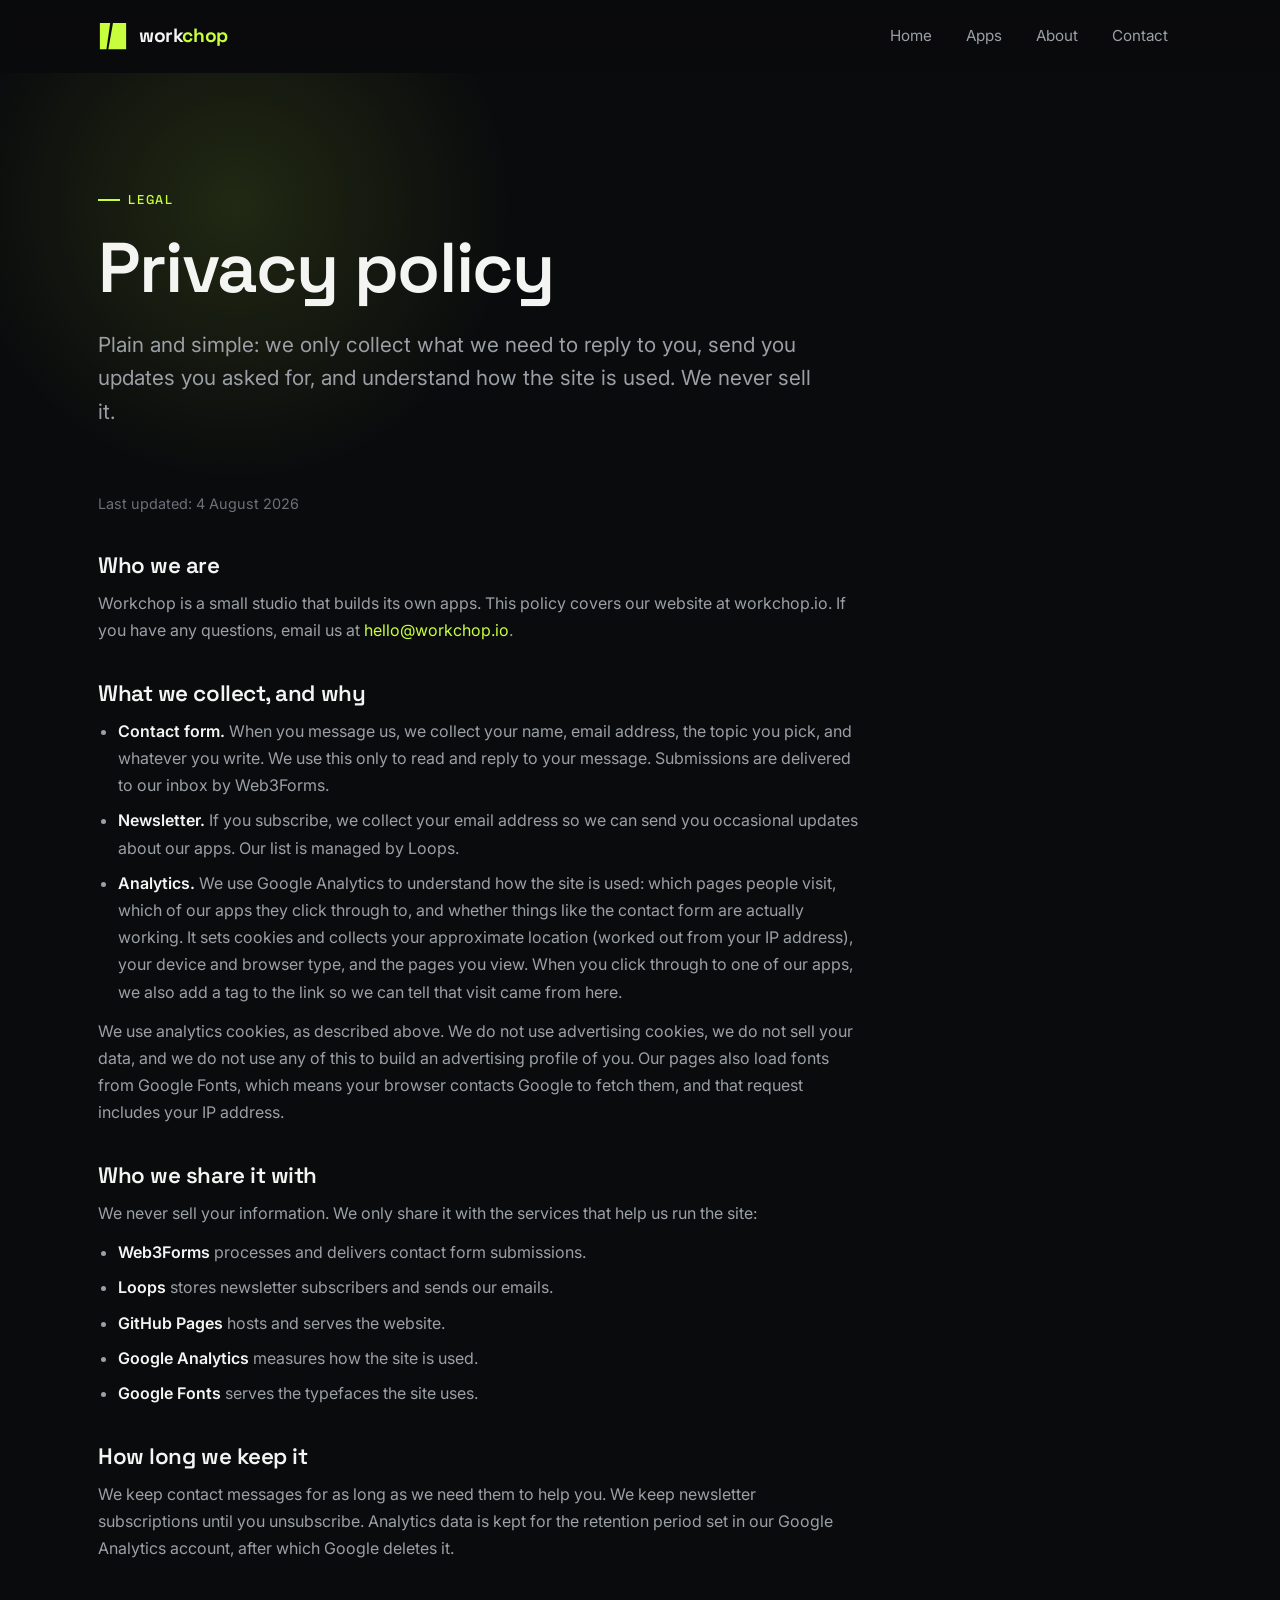
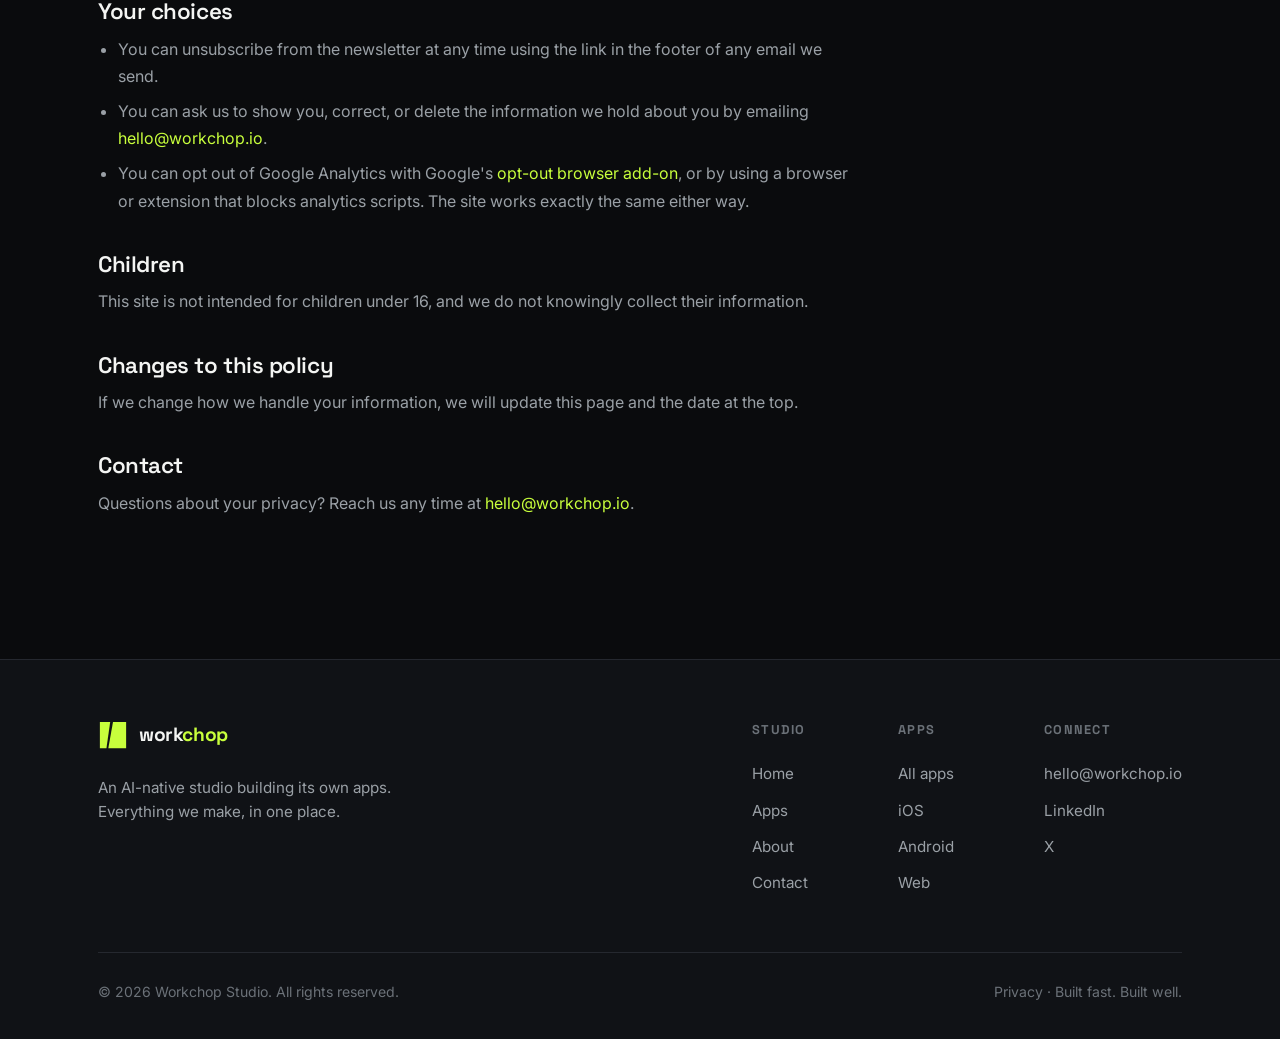
<file: privacy.html>
<!DOCTYPE html>
<html lang="en">
<head>
  <meta charset="UTF-8" />
  <meta name="viewport" content="width=device-width, initial-scale=1.0" />
  <!-- Google tag (gtag.js) -->
  <script async src="https://www.googletagmanager.com/gtag/js?id=G-XZ5B8D1V6R"></script>
  <script>
    window.dataLayer = window.dataLayer || [];
    function gtag(){dataLayer.push(arguments);}
    gtag('js', new Date());

    gtag('config', 'G-XZ5B8D1V6R');
  </script>
  <title>Privacy Policy · Workchop</title>
  <meta name="description" content="How Workchop handles the information you share with us through our website, contact form, and newsletter." />
  <link rel="canonical" href="https://workchop.io/privacy" />
  <meta name="robots" content="index, follow" />
  <meta name="author" content="Workchop" />
  <meta name="theme-color" content="#0a0b0d" />
  <meta property="og:type" content="website" />
  <meta property="og:site_name" content="Workchop" />
  <meta property="og:title" content="Privacy Policy · Workchop" />
  <meta property="og:description" content="How Workchop handles the information you share with us." />
  <meta property="og:url" content="https://workchop.io/privacy" />
  <meta property="og:image" content="https://workchop.io/og-image.png" />
  <link rel="apple-touch-icon" href="/apple-touch-icon.png" />
  <link rel="manifest" href="/site.webmanifest" />
  <link rel="preconnect" href="https://fonts.googleapis.com" />
  <link rel="preconnect" href="https://fonts.gstatic.com" crossorigin />
  <link href="https://fonts.googleapis.com/css2?family=Space+Grotesk:wght@400;500;600;700&family=Inter:wght@400;500;600&display=swap" rel="stylesheet" />
  <link rel="stylesheet" href="/styles.css" />
  <link rel="icon" href="data:image/svg+xml,%3Csvg xmlns='http://www.w3.org/2000/svg' viewBox='0 0 32 32'%3E%3Cpolygon points='2,2 13,2 9,30 2,30' fill='%23c8ff3c'/%3E%3Cpolygon points='16,2 30,2 30,30 11,30' fill='%23c8ff3c'/%3E%3C/svg%3E" />
</head>
<body>

  <header class="nav">
    <div class="wrap nav-inner">
      <a href="/" class="logo" aria-label="Workchop home">
        <span class="mark"><svg viewBox="0 0 32 32" aria-hidden="true"><polygon points="2,2 13,2 9,30 2,30"/><polygon points="16,2 30,2 30,30 11,30"/></svg></span>
        <b>work<span class="chop">chop</span></b>
      </a>
      <nav class="nav-links" aria-label="Primary">
        <a href="/">Home</a>
        <a href="/apps">Apps</a>
        <a href="/about">About</a>
        <a href="/contact">Contact</a>
      </nav>
      <button class="nav-toggle" aria-label="Toggle menu" aria-expanded="false">
        <span></span><span></span><span></span>
      </button>
    </div>
  </header>

  <section class="page-head">
    <div class="wrap">
      <span class="eyebrow reveal">Legal</span>
      <h1 class="reveal">Privacy policy</h1>
      <p class="lead reveal">Plain and simple: we only collect what we need to reply to you, send you updates you asked for, and understand how the site is used. We never sell it.</p>
    </div>
  </section>

  <section class="section" style="padding-top:0">
    <div class="wrap">
      <div class="legal reveal">
        <p class="updated">Last updated: 4 August 2026</p>

        <h2>Who we are</h2>
        <p>Workchop is a small studio that builds its own apps. This policy covers our website at workchop.io. If you have any questions, email us at <a href="mailto:hello@workchop.io">hello@workchop.io</a>.</p>

        <h2>What we collect, and why</h2>
        <ul>
          <li><strong>Contact form.</strong> When you message us, we collect your name, email address, the topic you pick, and whatever you write. We use this only to read and reply to your message. Submissions are delivered to our inbox by Web3Forms.</li>
          <li><strong>Newsletter.</strong> If you subscribe, we collect your email address so we can send you occasional updates about our apps. Our list is managed by Loops.</li>
          <li><strong>Analytics.</strong> We use Google Analytics to understand how the site is used: which pages people visit, which of our apps they click through to, and whether things like the contact form are actually working. It sets cookies and collects your approximate location (worked out from your IP address), your device and browser type, and the pages you view. When you click through to one of our apps, we also add a tag to the link so we can tell that visit came from here.</li>
        </ul>
        <p>We use analytics cookies, as described above. We do not use advertising cookies, we do not sell your data, and we do not use any of this to build an advertising profile of you. Our pages also load fonts from Google Fonts, which means your browser contacts Google to fetch them, and that request includes your IP address.</p>

        <h2>Who we share it with</h2>
        <p>We never sell your information. We only share it with the services that help us run the site:</p>
        <ul>
          <li><strong>Web3Forms</strong> processes and delivers contact form submissions.</li>
          <li><strong>Loops</strong> stores newsletter subscribers and sends our emails.</li>
          <li><strong>GitHub Pages</strong> hosts and serves the website.</li>
          <li><strong>Google Analytics</strong> measures how the site is used.</li>
          <li><strong>Google Fonts</strong> serves the typefaces the site uses.</li>
        </ul>

        <h2>How long we keep it</h2>
        <p>We keep contact messages for as long as we need them to help you. We keep newsletter subscriptions until you unsubscribe. Analytics data is kept for the retention period set in our Google Analytics account, after which Google deletes it.</p>

        <h2>Your choices</h2>
        <ul>
          <li>You can unsubscribe from the newsletter at any time using the link in the footer of any email we send.</li>
          <li>You can ask us to show you, correct, or delete the information we hold about you by emailing <a href="mailto:hello@workchop.io">hello@workchop.io</a>.</li>
          <li>You can opt out of Google Analytics with Google's <a href="https://tools.google.com/dlpage/gaoptout" target="_blank" rel="noopener">opt-out browser add-on</a>, or by using a browser or extension that blocks analytics scripts. The site works exactly the same either way.</li>
        </ul>

        <h2>Children</h2>
        <p>This site is not intended for children under 16, and we do not knowingly collect their information.</p>

        <h2>Changes to this policy</h2>
        <p>If we change how we handle your information, we will update this page and the date at the top.</p>

        <h2>Contact</h2>
        <p>Questions about your privacy? Reach us any time at <a href="mailto:hello@workchop.io">hello@workchop.io</a>.</p>
      </div>
    </div>
  </section>

  <footer class="footer">
    <div class="wrap">
      <div class="footer-top">
        <div class="footer-brand">
          <a href="/" class="logo"><span class="mark"><svg viewBox="0 0 32 32" aria-hidden="true"><polygon points="2,2 13,2 9,30 2,30"/><polygon points="16,2 30,2 30,30 11,30"/></svg></span><b>work<span class="chop">chop</span></b></a>
          <p>An AI-native studio building its own apps. Everything we make, in one place.</p>
        </div>
        <div class="footer-cols">
          <div class="footer-col">
            <h5>Studio</h5>
            <a href="/">Home</a>
            <a href="/apps">Apps</a>
            <a href="/about">About</a>
            <a href="/contact">Contact</a>
          </div>
          <div class="footer-col">
            <h5>Apps</h5>
            <a href="/apps">All apps</a>
            <a href="/apps">iOS</a>
            <a href="/apps">Android</a>
            <a href="/apps">Web</a>
          </div>
          <div class="footer-col">
            <h5>Connect</h5>
            <a href="mailto:hello@workchop.io">hello@workchop.io</a>
            <a href="https://www.linkedin.com/company/workchop-io/" target="_blank" rel="noopener">LinkedIn</a>
            <a href="https://x.com/workchopstudio" target="_blank" rel="noopener">X</a>
          </div>
        </div>
      </div>
      <div class="footer-bottom">
        <span>© <span data-year>2026</span> Workchop Studio. All rights reserved.</span>
        <span><a href="/privacy">Privacy</a> · Built fast. Built well.</span>
      </div>
    </div>
  </footer>

  <script src="/script.js"></script>
</body>
</html>
</file>
<file: styles.css>
/* ============================================
   Workchop · Design System
   ============================================ */

:root {
  /* Color */
  --bg:        #0a0b0d;
  --bg-2:      #101216;
  --surface:   #14161b;
  --surface-2: #1b1e25;
  --border:    #25282f;
  --text:      #f4f5f3;
  --muted:     #9aa0a6;
  --muted-2:   #6b7178;

  /* Accent · acid lime "chop" */
  --accent:      #c8ff3c;
  --accent-dark: #a3d916;
  --accent-soft: rgba(200, 255, 60, 0.12);

  /* Type */
  --font-head: "Space Grotesk", -apple-system, BlinkMacSystemFont, sans-serif;
  --font-body: "Inter", -apple-system, BlinkMacSystemFont, sans-serif;

  /* Layout */
  --max:    1180px;
  --radius: 16px;
  --gutter: clamp(20px, 5vw, 48px);

  --ease: cubic-bezier(0.22, 1, 0.36, 1);
}

/* ============================================
   Reset
   ============================================ */
*,
*::before,
*::after { box-sizing: border-box; margin: 0; padding: 0; }

html { scroll-behavior: smooth; -webkit-text-size-adjust: 100%; }

body {
  font-family: var(--font-body);
  background: var(--bg);
  color: var(--text);
  line-height: 1.6;
  font-size: 16px;
  -webkit-font-smoothing: antialiased;
  overflow-x: hidden;
}

img { max-width: 100%; display: block; }
a { color: inherit; text-decoration: none; }
ul { list-style: none; }
button { font-family: inherit; cursor: pointer; border: none; background: none; }

/* ============================================
   Layout helpers
   ============================================ */
.wrap {
  width: 100%;
  max-width: var(--max);
  margin-inline: auto;
  padding-inline: var(--gutter);
}

.section { padding-block: clamp(64px, 11vw, 130px); }

.eyebrow {
  display: inline-flex;
  align-items: center;
  gap: 8px;
  font-family: var(--font-head);
  font-size: 0.8rem;
  font-weight: 500;
  letter-spacing: 0.14em;
  text-transform: uppercase;
  color: var(--accent);
}
.eyebrow::before {
  content: "";
  width: 22px;
  height: 2px;
  background: var(--accent);
}

h1, h2, h3, h4 { font-family: var(--font-head); font-weight: 600; line-height: 1.05; letter-spacing: -0.02em; }

.h-display { font-size: clamp(2.6rem, 8vw, 5.6rem); }
.h-section { font-size: clamp(2rem, 5vw, 3.4rem); }

.lead { font-size: clamp(1.05rem, 2vw, 1.3rem); color: var(--muted); max-width: 56ch; }

.accent { color: var(--accent); }

/* ============================================
   Buttons
   ============================================ */
.btn {
  display: inline-flex;
  align-items: center;
  gap: 10px;
  font-family: var(--font-head);
  font-weight: 500;
  font-size: 0.98rem;
  padding: 14px 26px;
  border-radius: 999px;
  transition: transform 0.25s var(--ease), background 0.25s var(--ease), color 0.25s var(--ease);
  white-space: nowrap;
}
.btn-primary { background: var(--accent); color: #0a0b0d; }
.btn-primary:hover { transform: translateY(-2px); background: #d6ff6b; }
.btn-ghost { border: 1px solid var(--border); color: var(--text); }
.btn-ghost:hover { border-color: var(--accent); color: var(--accent); transform: translateY(-2px); }
.btn .arrow { transition: transform 0.25s var(--ease); }
.btn:hover .arrow { transform: translate(3px, -3px); }

/* ============================================
   Logo / chop mark
   ============================================ */
.logo { display: inline-flex; align-items: center; gap: 11px; font-family: var(--font-head); font-weight: 700; font-size: 1.2rem; letter-spacing: -0.02em; }
.logo .mark { width: 30px; height: 30px; flex: none; display: block; }
.logo .mark svg { width: 100%; height: 100%; display: block; }
.logo .mark polygon { fill: var(--accent); }
.logo b { font-weight: 700; }
.logo b .chop { color: var(--accent); }

/* ============================================
   Nav
   ============================================ */
.nav {
  position: sticky;
  top: 0;
  z-index: 100;
  background: rgba(10, 11, 13, 0.7);
  backdrop-filter: blur(14px);
  border-bottom: 1px solid transparent;
  transition: border-color 0.3s, background 0.3s;
}
.nav.scrolled { border-color: var(--border); background: rgba(10, 11, 13, 0.88); }
.nav-inner {
  display: flex;
  align-items: center;
  justify-content: space-between;
  height: 72px;
}
.nav-links { display: flex; align-items: center; gap: 6px; }
.nav-links a {
  font-size: 0.95rem;
  color: var(--muted);
  padding: 8px 14px;
  border-radius: 8px;
  transition: color 0.2s, background 0.2s;
}
.nav-links a:hover { color: var(--text); }
.nav-links a.active { color: var(--accent); }
.nav-cta { margin-left: 10px; }

.nav-toggle { display: none; width: 42px; height: 42px; border-radius: 10px; border: 1px solid var(--border); flex-direction: column; align-items: center; justify-content: center; gap: 5px; }
.nav-toggle span { width: 18px; height: 2px; background: var(--text); transition: transform 0.3s var(--ease), opacity 0.2s; }
.nav-toggle.open span:nth-child(1) { transform: translateY(7px) rotate(45deg); }
.nav-toggle.open span:nth-child(2) { opacity: 0; }
.nav-toggle.open span:nth-child(3) { transform: translateY(-7px) rotate(-45deg); }

/* ============================================
   Hero
   ============================================ */
.hero { position: relative; padding-top: clamp(48px, 9vw, 96px); padding-bottom: clamp(48px, 9vw, 96px); overflow: hidden; }
.hero::before {
  content: "";
  position: absolute;
  top: -30%; right: -10%;
  width: 60vw; height: 60vw;
  max-width: 720px; max-height: 720px;
  background: radial-gradient(circle, var(--accent-soft), transparent 65%);
  pointer-events: none;
  z-index: 0;
}
.hero-grid { position: absolute; inset: 0; background-image: linear-gradient(var(--border) 1px, transparent 1px), linear-gradient(90deg, var(--border) 1px, transparent 1px); background-size: 64px 64px; opacity: 0.25; mask-image: radial-gradient(circle at 70% 20%, black, transparent 70%); z-index: 0; }
.hero .wrap { position: relative; z-index: 1; }
.hero h1 { margin-top: 26px; }
.hero h1 .chopped { position: relative; display: inline-block; color: var(--accent); }
.hero .lead { margin-top: 26px; }
.hero-actions { margin-top: 38px; display: flex; flex-wrap: wrap; gap: 14px; }
.hero-stats { margin-top: 64px; display: grid; grid-template-columns: repeat(3, 1fr); gap: 24px; max-width: 620px; }
.hero-stats .stat .num { font-family: var(--font-head); font-size: clamp(1.8rem, 4vw, 2.6rem); font-weight: 600; }
.hero-stats .stat .lbl { font-size: 0.85rem; color: var(--muted); margin-top: 4px; }

/* Hero "live now" proof line */
.hero-live { margin-top: 26px; display: inline-flex; align-items: center; gap: 9px; font-size: 0.95rem; color: var(--muted); }
.hero-live .dot { width: 8px; height: 8px; border-radius: 50%; background: var(--accent); flex: none; animation: pulse 2.2s infinite; }
.hero-live a { color: var(--text); font-weight: 500; border-bottom: 1px solid var(--border); transition: color 0.2s, border-color 0.2s; }
.hero-live a:hover { color: var(--accent); border-color: var(--accent); }
@keyframes pulse {
  0%   { box-shadow: 0 0 0 0 rgba(200, 255, 60, 0.5); }
  70%  { box-shadow: 0 0 0 9px rgba(200, 255, 60, 0); }
  100% { box-shadow: 0 0 0 0 rgba(200, 255, 60, 0); }
}

/* ============================================
   Marquee
   ============================================ */
.marquee { border-block: 1px solid var(--border); background: var(--bg-2); overflow: hidden; padding-block: 22px; }
.marquee-track { display: flex; gap: 56px; width: max-content; animation: scroll 48s linear infinite; }
.marquee-track span { font-family: var(--font-head); font-size: 1.1rem; color: var(--muted-2); display: inline-flex; align-items: center; gap: 56px; white-space: nowrap; }
.marquee-track span::after { content: "✦"; color: var(--accent); }
@keyframes scroll { to { transform: translateX(-50%); } }
/* Slow it right down on phones so each phrase is readable */
@media (max-width: 720px) {
  .marquee-track { gap: 36px; animation-duration: 95s; }
  .marquee-track span { font-size: 1rem; gap: 36px; }
}

/* ============================================
   Cards / services
   ============================================ */
.grid { display: grid; gap: 22px; }
.grid-3 { grid-template-columns: repeat(3, 1fr); }
.grid-2 { grid-template-columns: repeat(2, 1fr); }

.card {
  background: var(--surface);
  border: 1px solid var(--border);
  border-radius: var(--radius);
  padding: 30px;
  transition: transform 0.3s var(--ease), border-color 0.3s, background 0.3s;
}
.card:hover { transform: translateY(-4px); border-color: var(--accent); }
.card .ico { width: 46px; height: 46px; border-radius: 12px; background: var(--accent-soft); color: var(--accent); display: grid; place-items: center; font-size: 1.3rem; margin-bottom: 20px; }
.card h3 { font-size: 1.3rem; margin-bottom: 10px; }
.card p { color: var(--muted); font-size: 0.98rem; }
.card .num-tag { font-family: var(--font-head); font-size: 0.85rem; color: var(--muted-2); margin-bottom: 14px; }

.section-head { max-width: 60ch; margin-bottom: 54px; }
.section-head .h-section { margin-top: 18px; }
.section-head p { margin-top: 18px; color: var(--muted); font-size: 1.08rem; }

/* ============================================
   Process steps
   ============================================ */
.steps { display: grid; gap: 0; }
.step { display: grid; grid-template-columns: 90px 1fr; gap: 30px; padding-block: 32px; border-top: 1px solid var(--border); align-items: start; }
.step:last-child { border-bottom: 1px solid var(--border); }
.step .step-n { font-family: var(--font-head); font-size: 2.4rem; font-weight: 600; color: var(--accent); line-height: 1; }
.step h3 { font-size: 1.5rem; margin-bottom: 8px; }
.step p { color: var(--muted); max-width: 60ch; }

/* ============================================
   Featured spotlight (homepage)
   ============================================ */
.spotlight {
  position: relative;
  display: flex;
  flex-direction: column;
  justify-content: center;
  min-height: 340px;
  padding: clamp(32px, 6vw, 64px);
  border: 1px solid var(--border);
  border-radius: var(--radius);
  overflow: hidden;
  background-color: var(--bg-2);
  background-size: cover;
  background-position: center top;
  background-repeat: no-repeat;
  transition: transform 0.35s var(--ease), border-color 0.3s;
}
/* Left-to-right dark overlay so text stays readable over the live screenshot */
.spotlight::before { content: ""; position: absolute; inset: 0; z-index: 0; background: linear-gradient(90deg, rgba(10,11,13,0.97) 0%, rgba(10,11,13,0.9) 32%, rgba(10,11,13,0.55) 58%, rgba(10,11,13,0.12) 92%); }
.spotlight:hover { transform: translateY(-4px); border-color: var(--accent); }
.spotlight > * { position: relative; z-index: 1; }
.spotlight .top { display: flex; gap: 12px; align-items: center; margin-bottom: 20px; }
.spotlight h3 { font-size: clamp(2.2rem, 6vw, 3.6rem); line-height: 1.02; margin-bottom: 16px; }
.spotlight p { color: var(--muted); font-size: clamp(1.05rem, 2vw, 1.3rem); max-width: 46ch; }
.spotlight .applink { margin-top: 28px; display: inline-flex; align-items: center; gap: 8px; font-family: var(--font-head); font-size: 1.05rem; color: var(--accent); }
.spotlight .applink .arrow { transition: transform 0.25s var(--ease); }
.spotlight:hover .applink .arrow { transform: translate(3px, -3px); }
/* Watermark letter is replaced by the live screenshot background */
.spotlight-mark { display: none; }

/* On phones, use a near-uniform dark overlay so the full-width text stays readable */
@media (max-width: 720px) {
  .spotlight::before { background: linear-gradient(180deg, rgba(10,11,13,0.72) 0%, rgba(10,11,13,0.9) 100%); }
}

/* ============================================
   Work / projects
   ============================================ */
.work-grid { display: grid; grid-template-columns: repeat(2, 1fr); gap: 24px; }
/* Live apps sort to the front automatically */
.work-grid .project { order: 2; }
.work-grid .project:has(.status.live) { order: 1; }
.project {
  position: relative;
  border-radius: var(--radius);
  overflow: hidden;
  border: 1px solid var(--border);
  min-height: 320px;
  display: flex;
  flex-direction: column;
  justify-content: flex-end;
  padding: 30px;
  background: var(--surface);
  transition: transform 0.35s var(--ease), border-color 0.3s;
}
.project::before { content: ""; position: absolute; inset: 0; opacity: 0.9; z-index: 0; transition: transform 0.5s var(--ease); background: var(--card-grad, linear-gradient(135deg, var(--surface-2), var(--surface))); }
.project:hover { transform: translateY(-5px); border-color: var(--accent); }
.project:hover::before { transform: scale(1.05); }
.project.p1::before { background: linear-gradient(135deg, #1d2b1a, #0d0f0c); }
.project.p2::before { background: linear-gradient(135deg, #1a2330, #0c0e12); }
.project.p3::before { background: linear-gradient(135deg, #2a1d2e, #100c12); }
.project.p4::before { background: linear-gradient(135deg, #2e261a, #120f0c); }
.project.p5::before { background: linear-gradient(135deg, #1a2e2a, #0c1210); }
.project.p6::before { background: linear-gradient(135deg, #261a2e, #0e0c12); }
.project > * { position: relative; z-index: 1; }
.project .tag { font-family: var(--font-head); font-size: 0.78rem; letter-spacing: 0.1em; text-transform: uppercase; color: var(--accent); margin-bottom: 12px; }
.project h3 { font-size: 1.7rem; margin-bottom: 8px; }
.project p { color: var(--muted); font-size: 0.95rem; }
.project .meta { display: flex; gap: 8px; flex-wrap: wrap; margin-top: 18px; }
.project .meta span { font-size: 0.78rem; padding: 4px 11px; border: 1px solid var(--border); border-radius: 999px; color: var(--muted); }

/* ============================================
   About
   ============================================ */
.split { display: grid; grid-template-columns: 1fr 1fr; gap: clamp(30px, 6vw, 80px); align-items: center; }
.values { display: grid; gap: 14px; margin-top: 30px; }
.value { display: flex; gap: 16px; align-items: flex-start; padding: 18px; border: 1px solid var(--border); border-radius: 12px; background: var(--surface); }
.value .v-ico { color: var(--accent); font-size: 1.2rem; flex: none; }
.value h4 { font-size: 1.05rem; margin-bottom: 3px; }
.value p { color: var(--muted); font-size: 0.92rem; }

.team-grid { display: grid; grid-template-columns: repeat(2, 1fr); gap: 22px; max-width: 600px; margin-inline: auto; }
.member { text-align: center; }
.member .avatar { width: 100%; aspect-ratio: 1; border-radius: var(--radius); background: linear-gradient(145deg, var(--surface-2), var(--surface)); border: 1px solid var(--border); display: grid; place-items: center; font-family: var(--font-head); font-size: 2.6rem; color: var(--accent); margin-bottom: 16px; }
.member h4 { font-size: 1.15rem; }
.member span { color: var(--muted); font-size: 0.9rem; }

/* ============================================
   Contact
   ============================================ */
.contact-grid { display: grid; grid-template-columns: 0.85fr 1.15fr; gap: clamp(30px, 6vw, 70px); }
.contact-info .channel { padding-block: 22px; border-top: 1px solid var(--border); }
.contact-info .channel:last-child { border-bottom: 1px solid var(--border); }
.contact-info .channel .lbl { font-size: 0.8rem; letter-spacing: 0.1em; text-transform: uppercase; color: var(--muted-2); margin-bottom: 6px; }
.contact-info .channel a, .contact-info .channel p { font-family: var(--font-head); font-size: 1.2rem; }
.contact-info .channel a:hover { color: var(--accent); }

.form { background: var(--surface); border: 1px solid var(--border); border-radius: var(--radius); padding: clamp(24px, 4vw, 40px); }
.field { margin-bottom: 22px; }
.field label { display: block; font-size: 0.85rem; color: var(--muted); margin-bottom: 8px; font-family: var(--font-head); letter-spacing: 0.03em; }
.field input, .field textarea, .field select {
  width: 100%;
  background: var(--bg);
  border: 1px solid var(--border);
  border-radius: 10px;
  padding: 14px 16px;
  color: var(--text);
  font-family: inherit;
  font-size: 1rem;
  transition: border-color 0.2s;
}
.field input:focus, .field textarea:focus, .field select:focus { outline: none; border-color: var(--accent); }
.field textarea { resize: vertical; min-height: 130px; }
.chips { display: flex; flex-wrap: wrap; gap: 10px; }
.chip { font-size: 0.9rem; padding: 9px 16px; border: 1px solid var(--border); border-radius: 999px; color: var(--muted); cursor: pointer; transition: all 0.2s; user-select: none; }
.chip:hover { border-color: var(--accent); color: var(--text); }
.chip.selected { background: var(--accent-soft); border-color: var(--accent); color: var(--accent); }
.form-note { font-size: 0.85rem; color: var(--muted-2); margin-top: 14px; }
.form-status { font-size: 0.92rem; margin-top: 14px; min-height: 1.2em; }
.form-status.ok { color: var(--accent); }
.form-status.err { color: #ff7a7a; }
.subscribe-status { font-size: 0.9rem; margin-top: 14px; min-height: 1.1em; }
.subscribe-status.ok { color: var(--accent); }
.subscribe-status.err { color: #ff7a7a; }

/* ============================================
   CTA band
   ============================================ */
.cta {
  position: relative;
  border-radius: clamp(20px, 4vw, 32px);
  background: linear-gradient(135deg, var(--surface-2), var(--surface));
  border: 1px solid var(--border);
  padding: clamp(40px, 8vw, 80px);
  overflow: hidden;
  text-align: center;
}
.cta::before { content: ""; position: absolute; bottom: -40%; left: 50%; transform: translateX(-50%); width: 70%; height: 80%; background: radial-gradient(circle, var(--accent-soft), transparent 70%); }
.cta > * { position: relative; }
.cta h2 { margin-bottom: 18px; }
.cta p { color: var(--muted); max-width: 50ch; margin: 0 auto 32px; }

/* ============================================
   Footer
   ============================================ */
.footer { border-top: 1px solid var(--border); background: var(--bg-2); padding-block: 60px 36px; }
.footer-top { display: flex; flex-wrap: wrap; justify-content: space-between; gap: 40px; margin-bottom: 50px; }
.footer-brand { max-width: 300px; }
.footer-brand p { color: var(--muted); font-size: 0.95rem; margin-top: 18px; }
.footer-cols { display: flex; gap: clamp(40px, 8vw, 90px); flex-wrap: wrap; }
.footer-col h5 { font-family: var(--font-head); font-size: 0.8rem; letter-spacing: 0.1em; text-transform: uppercase; color: var(--muted-2); margin-bottom: 16px; }
.footer-col a { display: block; color: var(--muted); font-size: 0.95rem; padding-block: 6px; transition: color 0.2s; }
.footer-col a:hover { color: var(--accent); }
.footer-bottom { display: flex; flex-wrap: wrap; justify-content: space-between; gap: 16px; padding-top: 28px; border-top: 1px solid var(--border); color: var(--muted-2); font-size: 0.88rem; }
.footer-bottom a { color: inherit; transition: color 0.2s; }
.footer-bottom a:hover { color: var(--accent); }

/* Legal / long-form pages */
.legal { max-width: 760px; }
.legal h2 { font-size: 1.4rem; margin: 38px 0 12px; }
.legal p, .legal li { color: var(--muted); margin-bottom: 12px; line-height: 1.7; }
.legal ul { padding-left: 20px; list-style: disc; margin-bottom: 12px; }
.legal li { margin-bottom: 8px; }
.legal a { color: var(--accent); }
.legal .updated { color: var(--muted-2); font-size: 0.9rem; }
.legal strong { color: var(--text); font-weight: 600; }

/* ============================================
   Page header (sub pages)
   ============================================ */
.page-head { position: relative; padding-block: clamp(56px, 10vw, 110px) clamp(40px, 6vw, 64px); overflow: hidden; }
.page-head::before { content: ""; position: absolute; top: -40%; left: -5%; width: 50vw; height: 50vw; max-width: 600px; max-height: 600px; background: radial-gradient(circle, var(--accent-soft), transparent 65%); z-index: 0; }
.page-head .wrap { position: relative; z-index: 1; }
.page-head h1 { margin-top: 22px; font-size: clamp(2.4rem, 7vw, 4.4rem); }
.page-head .lead { margin-top: 22px; }

/* ============================================
   Reveal animation
   ============================================ */
.reveal { opacity: 0; transform: translateY(24px); transition: opacity 0.7s var(--ease), transform 0.7s var(--ease); }
.reveal.in { opacity: 1; transform: none; }

/* ============================================
   App cards (Work / Apps)
   ============================================ */
.project .top { position: absolute; top: 26px; left: 30px; right: 30px; z-index: 2; display: flex; align-items: center; justify-content: space-between; gap: 12px; }
.status { font-family: var(--font-head); font-size: 0.72rem; letter-spacing: 0.08em; text-transform: uppercase; padding: 4px 11px; border-radius: 999px; border: 1px solid var(--border); color: var(--muted); white-space: nowrap; }
.status.live { color: var(--accent); border-color: var(--accent); background: var(--accent-soft); }
.status.beta { color: #8fd0ff; border-color: #34516a; background: rgba(143,208,255,0.08); }
.status.soon { color: var(--muted-2); }
.project .applink { margin-top: 20px; display: inline-flex; align-items: center; gap: 7px; font-family: var(--font-head); font-size: 0.92rem; color: var(--accent); }
.project .applink .arrow { transition: transform 0.25s var(--ease); }
.project:hover .applink .arrow { transform: translate(3px, -3px); }
.project[hidden] { display: none !important; }

/* Filter bar */
.filters { display: flex; flex-wrap: wrap; gap: 10px; margin-bottom: 36px; }

/* Newsletter */
.subscribe { display: flex; gap: 10px; max-width: 460px; margin: 0 auto; }
.subscribe input { flex: 1; min-width: 0; background: var(--bg); border: 1px solid var(--border); border-radius: 999px; padding: 14px 20px; color: var(--text); font-family: inherit; font-size: 1rem; transition: border-color 0.2s; }
.subscribe input:focus { outline: none; border-color: var(--accent); }
.subscribe .form-note { margin-top: 0; }
@media (max-width: 480px) { .subscribe { flex-direction: column; } .subscribe .btn { justify-content: center; } }

/* ============================================
   Responsive
   ============================================ */
@media (max-width: 900px) {
  .grid-3, .team-grid { grid-template-columns: repeat(2, 1fr); }
  .work-grid { grid-template-columns: 1fr; }
  .split, .contact-grid { grid-template-columns: 1fr; }
  .contact-info { order: 2; }
}

@media (max-width: 720px) {
  /* Opaque header bar that paints ABOVE the panel, so the menu
     slides out from behind it instead of over the top. */
  .nav::before {
    content: "";
    position: absolute;
    inset: 0;
    background: var(--bg);
    z-index: 1;
  }
  .logo, .nav-toggle { position: relative; z-index: 2; }

  .nav-links {
    position: fixed;
    inset: 72px 0 auto 0;
    z-index: 0; /* behind the bar (.nav::before) so it emerges from underneath */
    flex-direction: column;
    align-items: stretch;
    gap: 4px;
    background: var(--bg-2);
    border-bottom: 1px solid var(--border);
    padding: 16px var(--gutter) 24px;
    transform: translateY(-100%);
    visibility: hidden;
    pointer-events: none;
    transition: transform 0.4s var(--ease), visibility 0s 0.4s;
  }
  .nav-links.open {
    transform: none;
    visibility: visible;
    pointer-events: auto;
    transition: transform 0.4s var(--ease), visibility 0s 0s;
  }
  .nav-links a { padding: 14px; font-size: 1.05rem; border-radius: 10px; }
  .nav-links a:hover { background: var(--surface); }
  .nav-cta { margin-left: 0; margin-top: 8px; justify-content: center; }
  .nav-toggle { display: flex; }
}

@media (max-width: 560px) {
  .grid-3, .team-grid, .grid-2 { grid-template-columns: 1fr; }
  .hero-stats { grid-template-columns: 1fr; gap: 18px; max-width: none; }
  .step { grid-template-columns: 1fr; gap: 8px; }
  .footer-top { flex-direction: column; }
}

@media (prefers-reduced-motion: reduce) {
  *, *::before, *::after { animation-duration: 0.01ms !important; transition-duration: 0.01ms !important; scroll-behavior: auto; }
  .reveal { opacity: 1; transform: none; }
}
</file>
